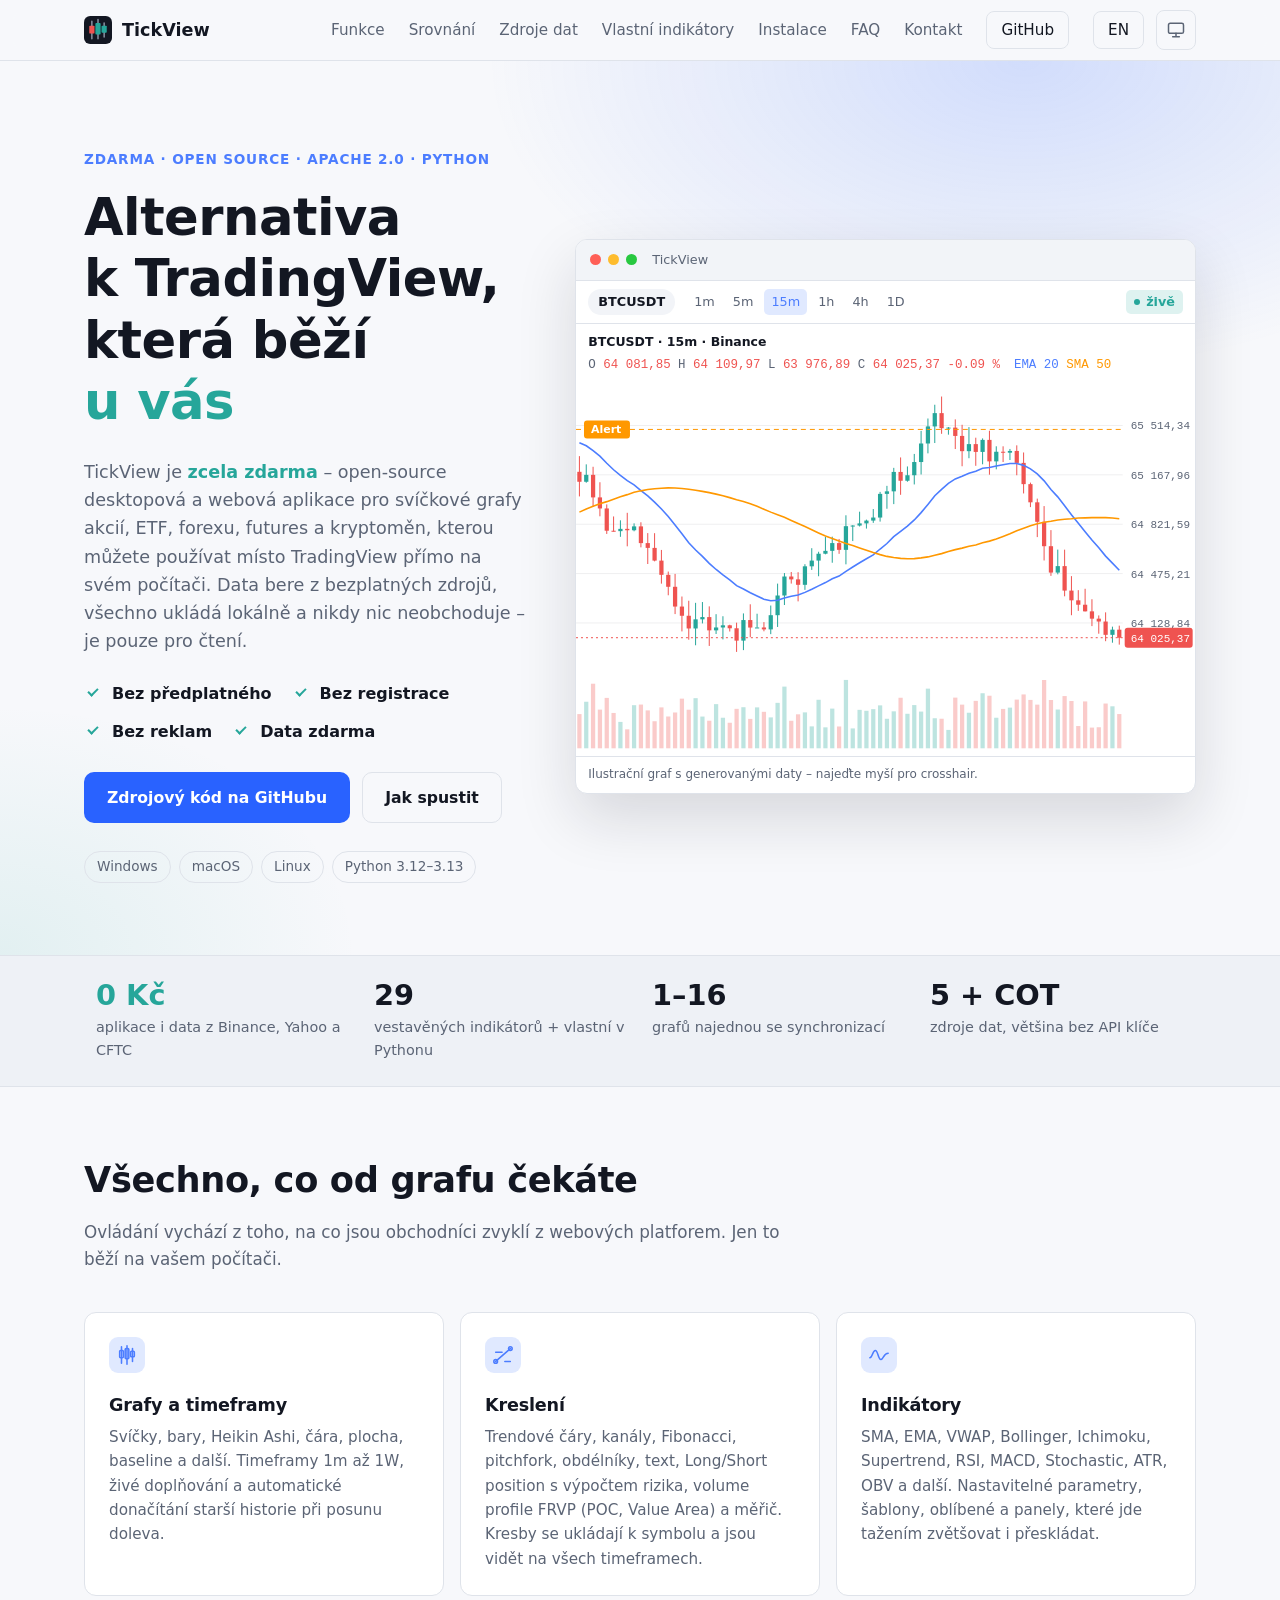
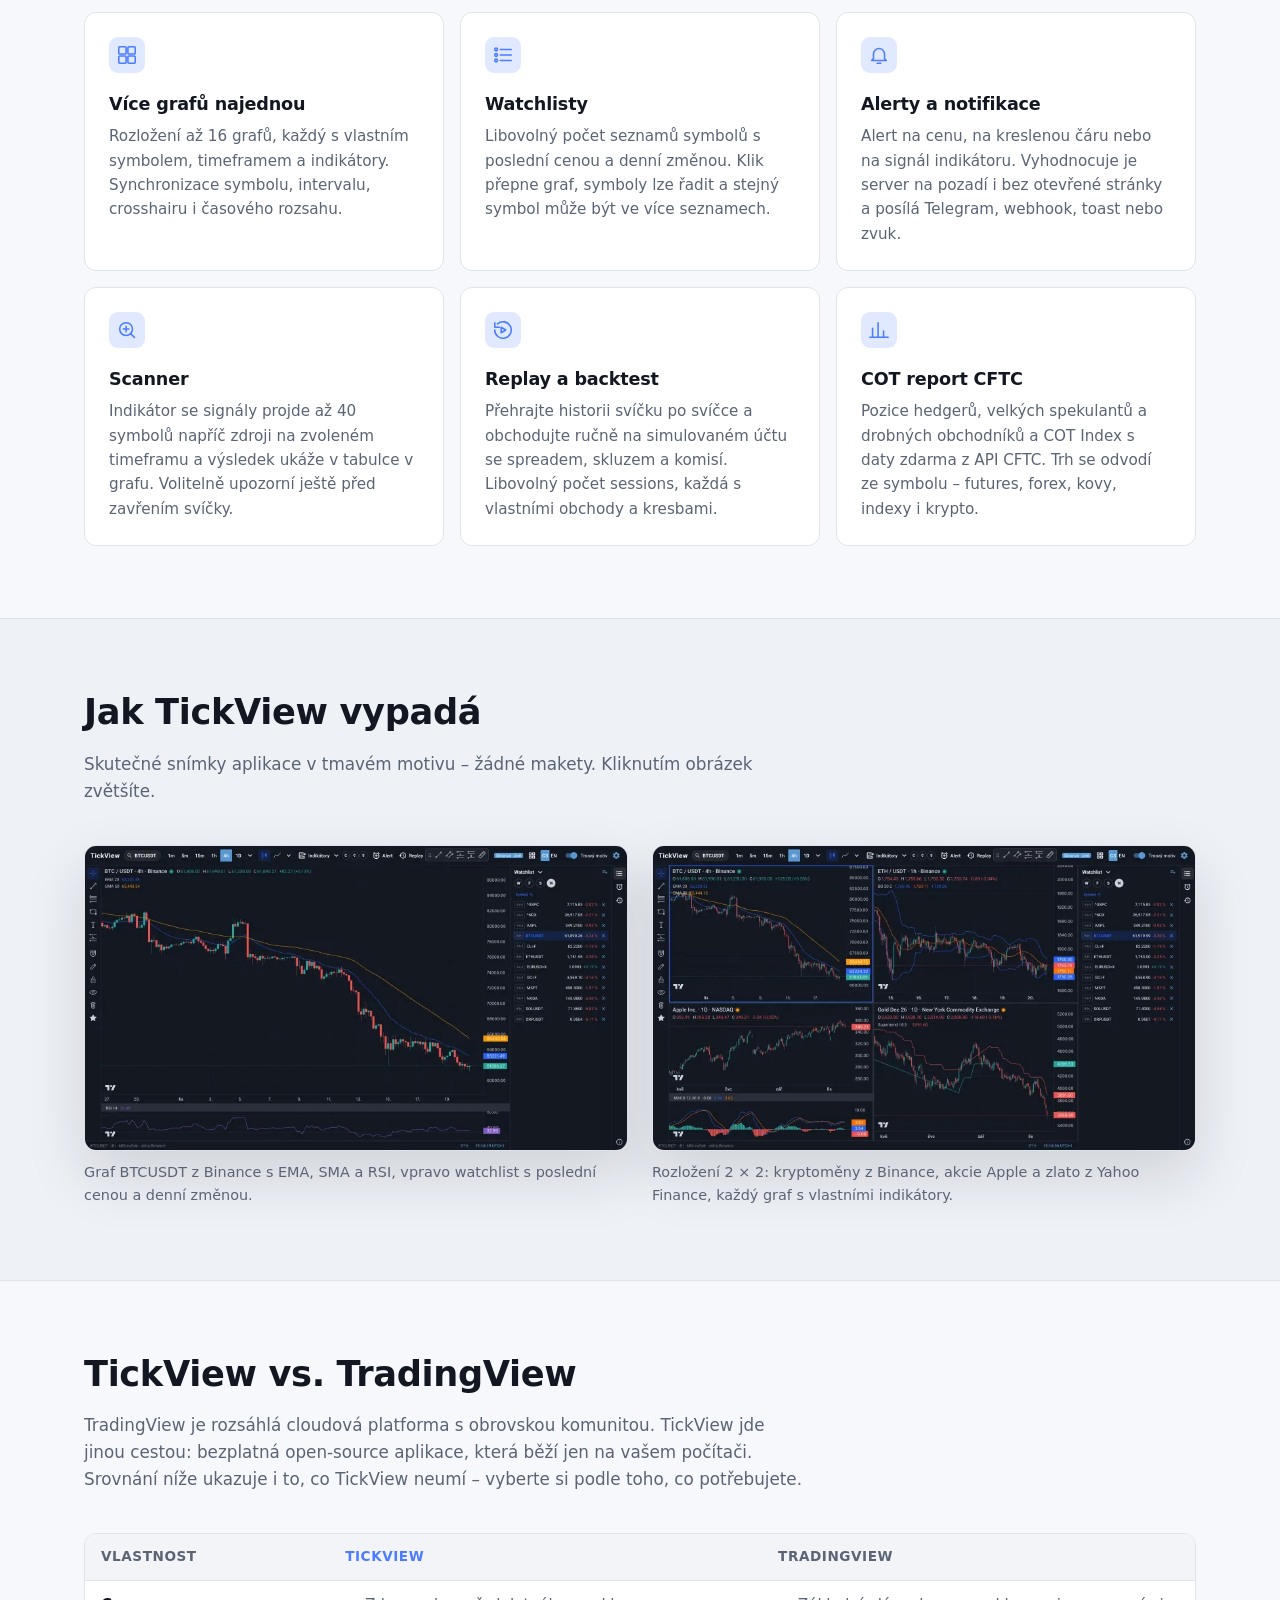
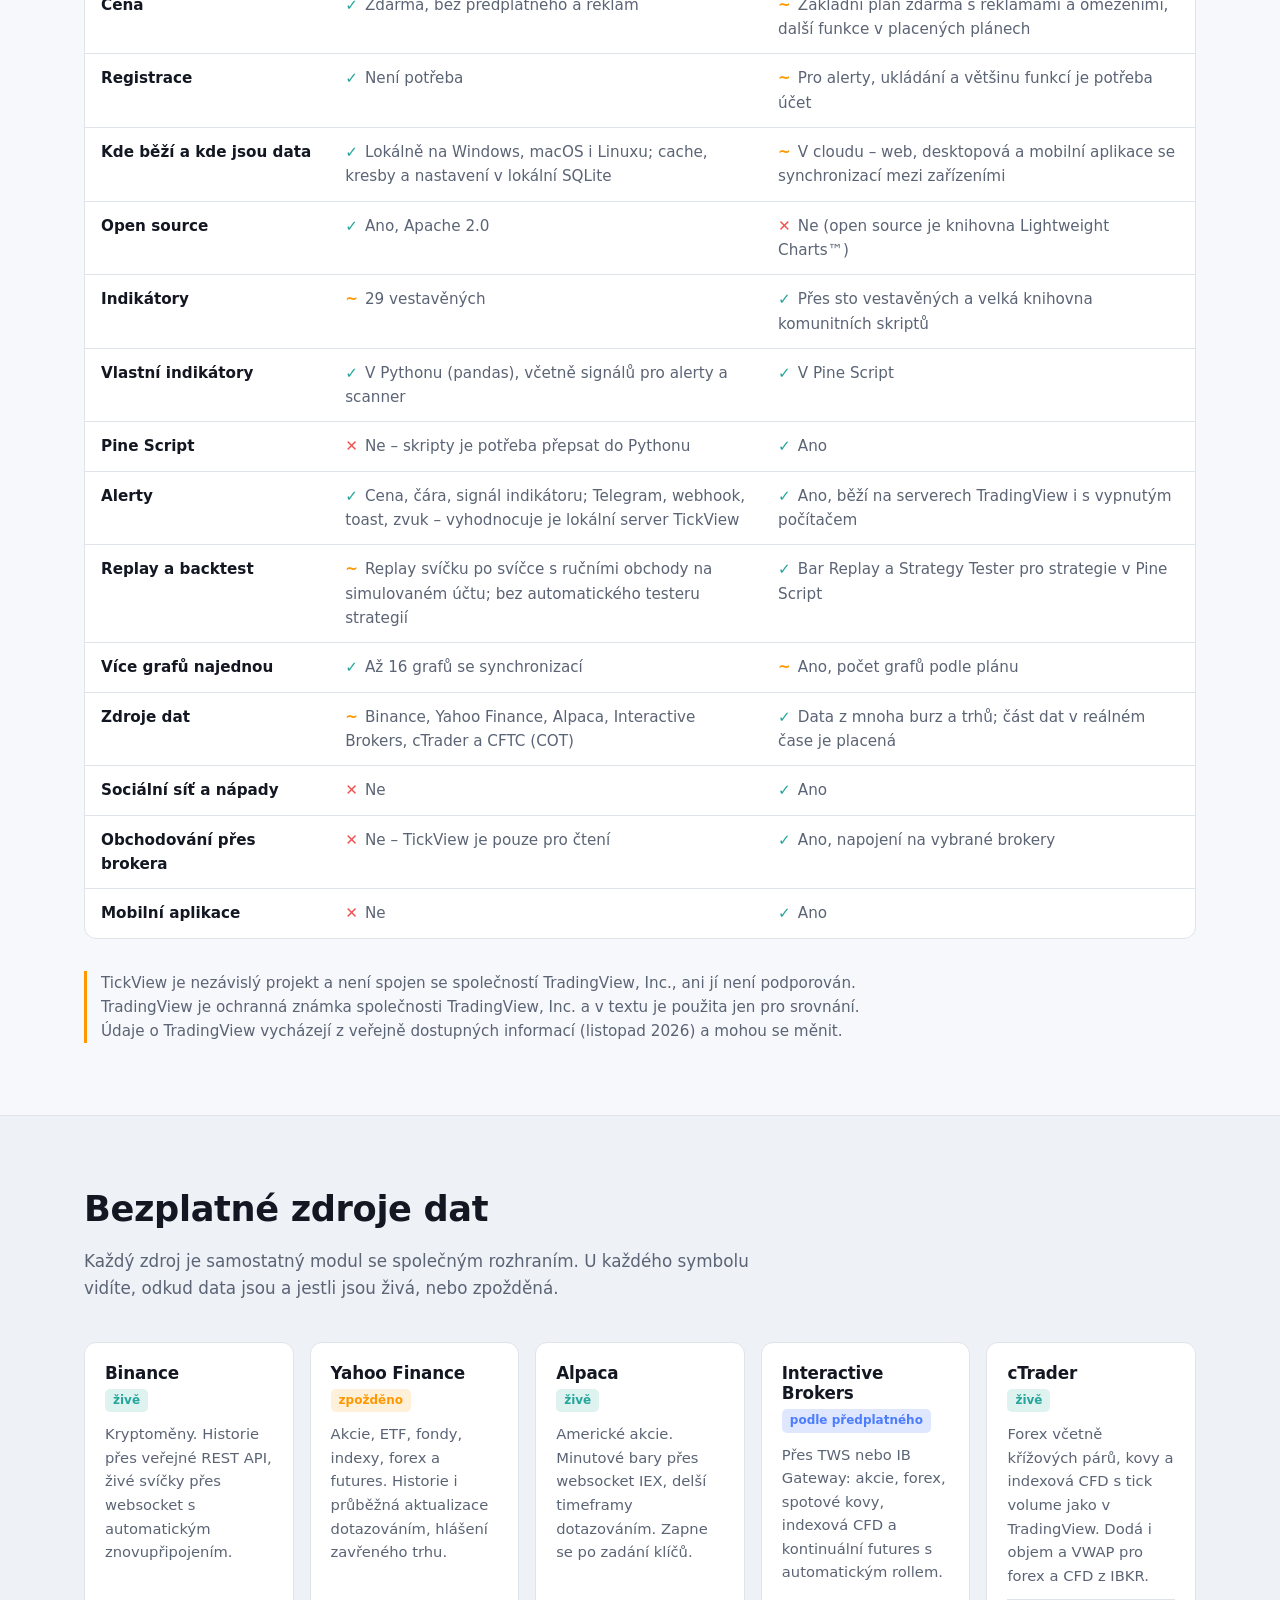
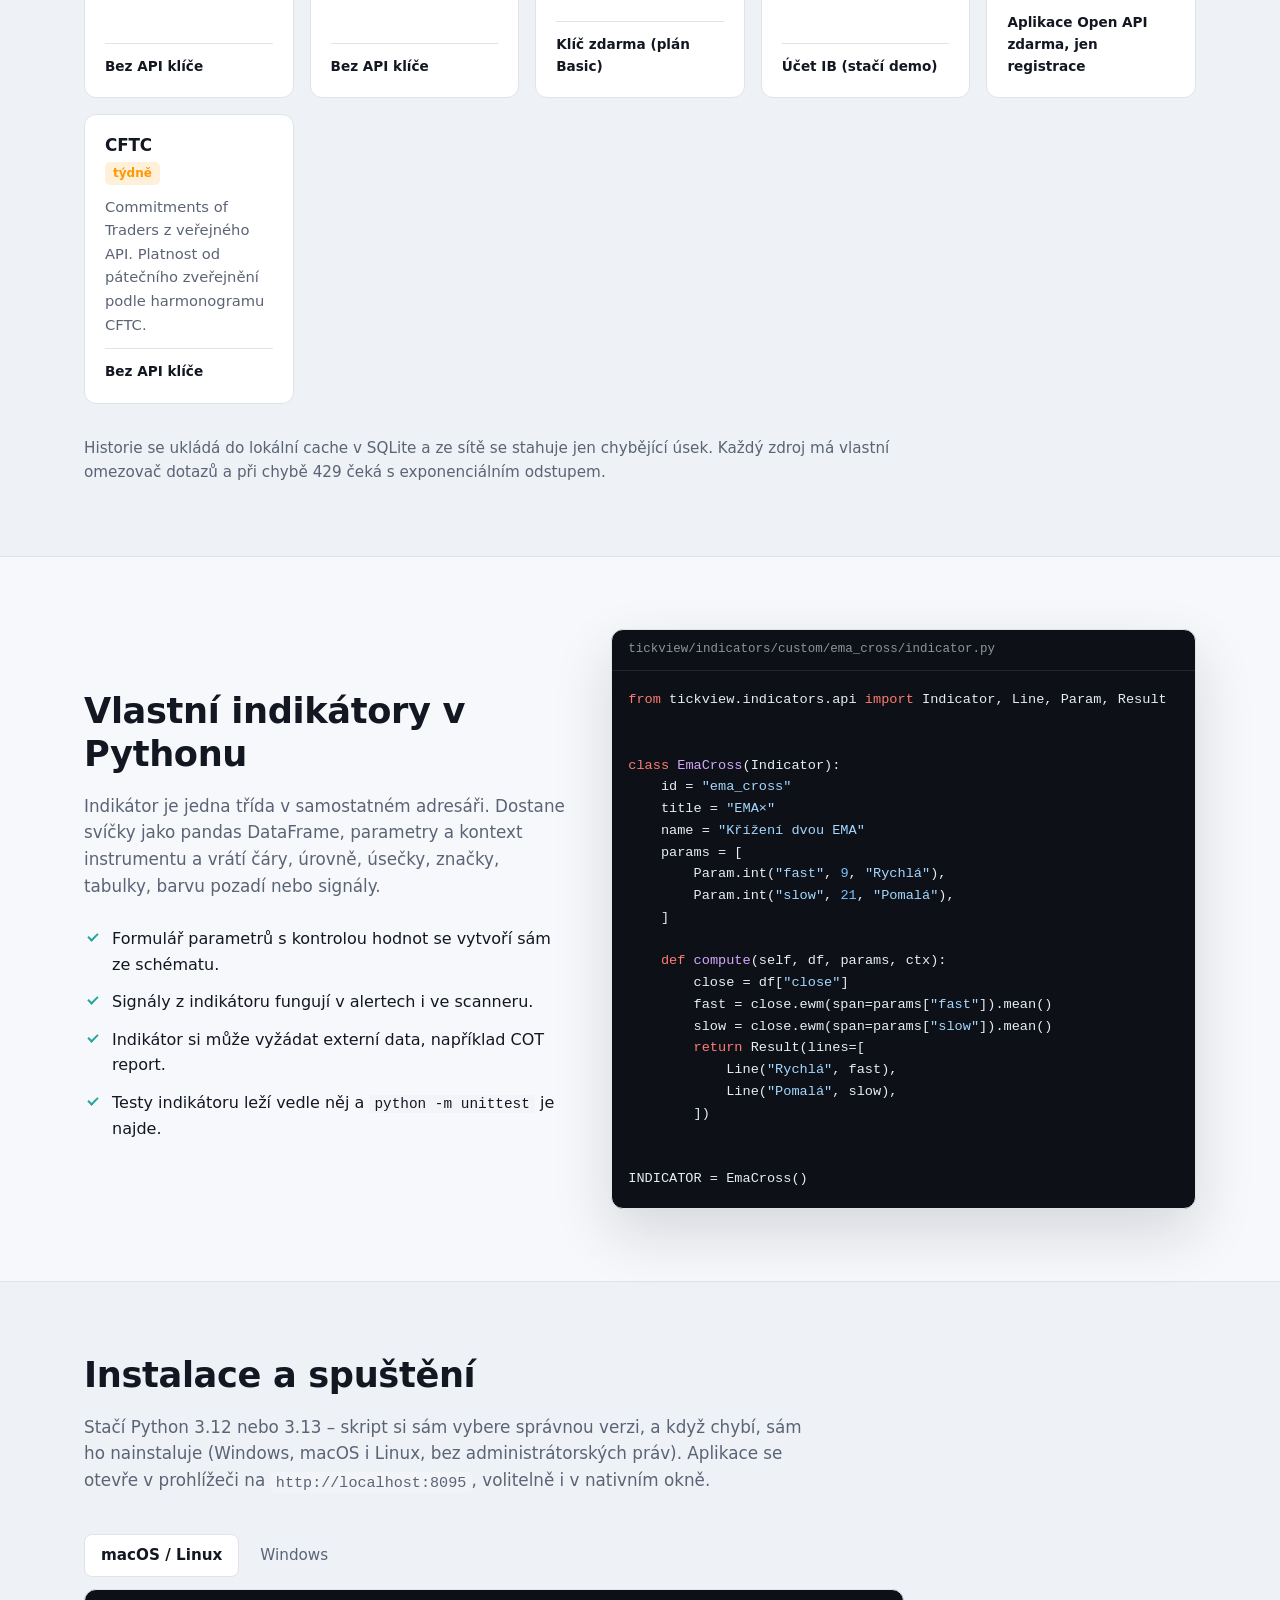
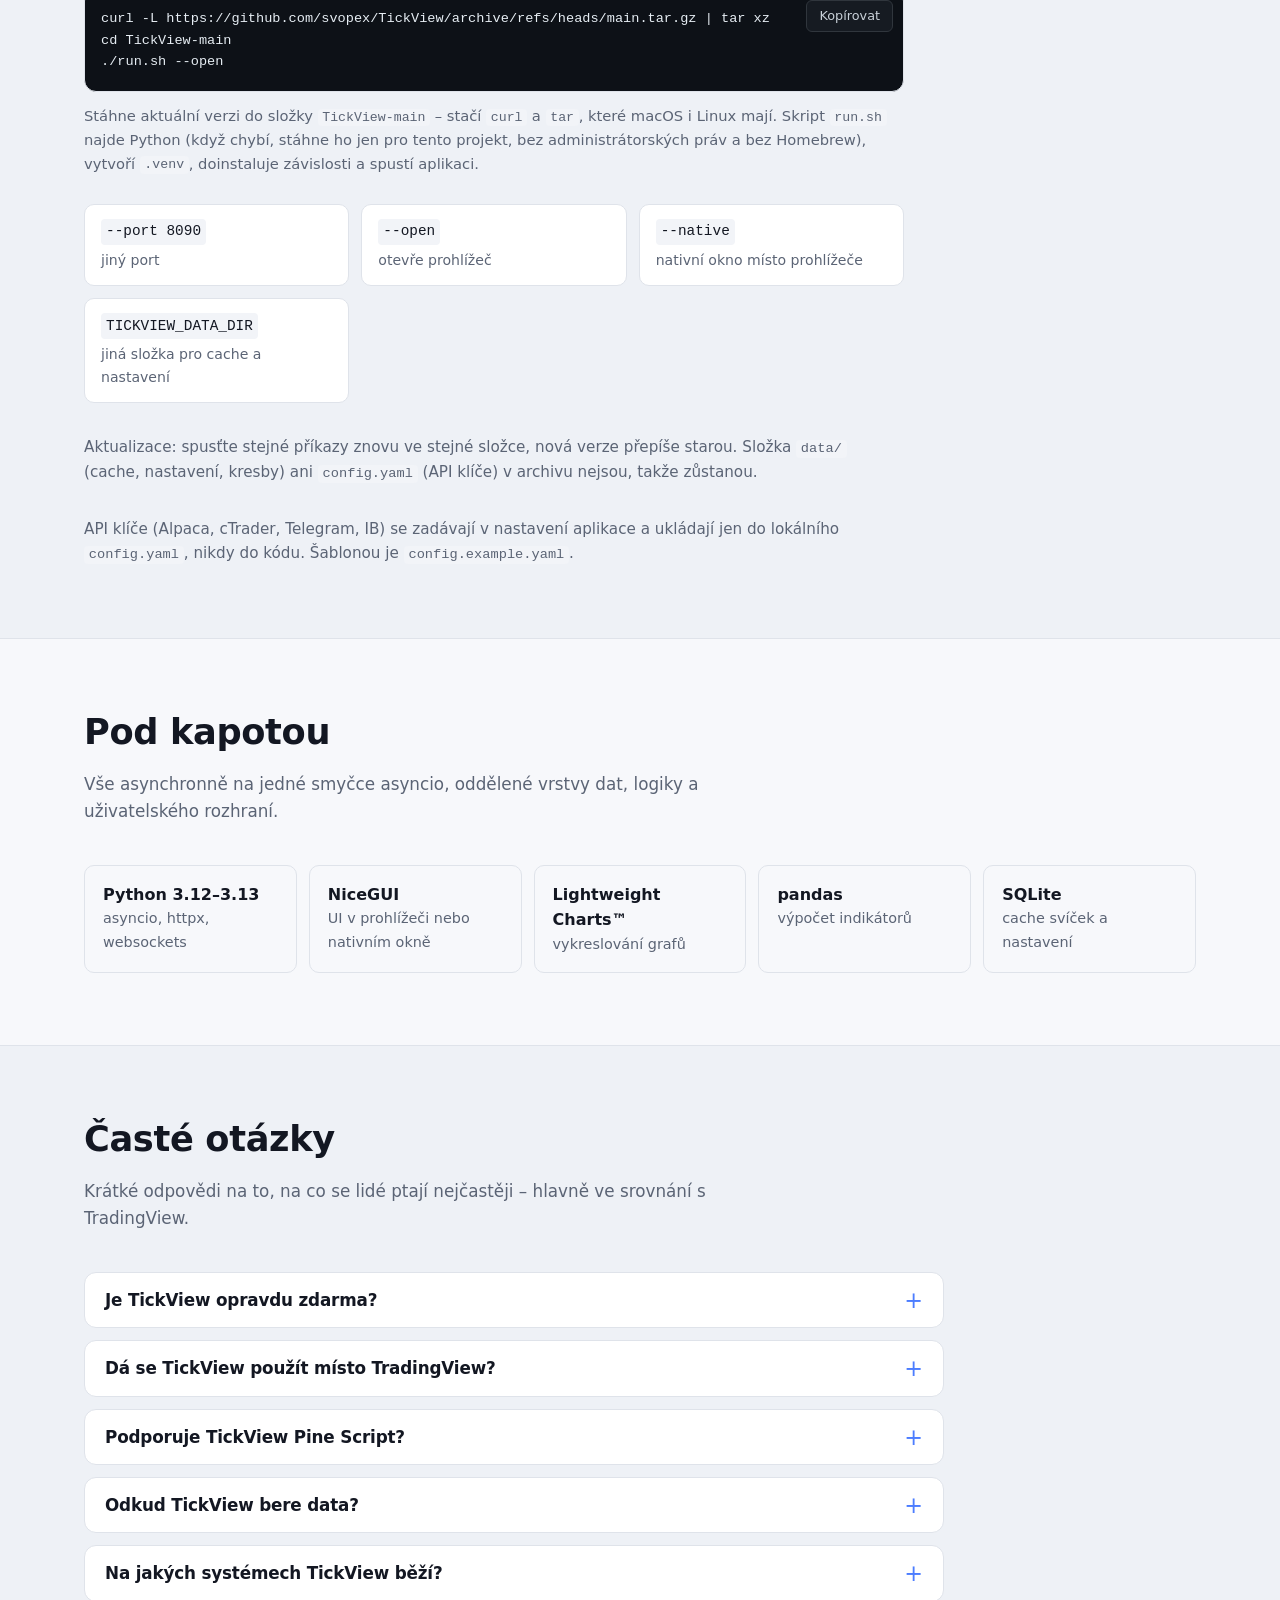
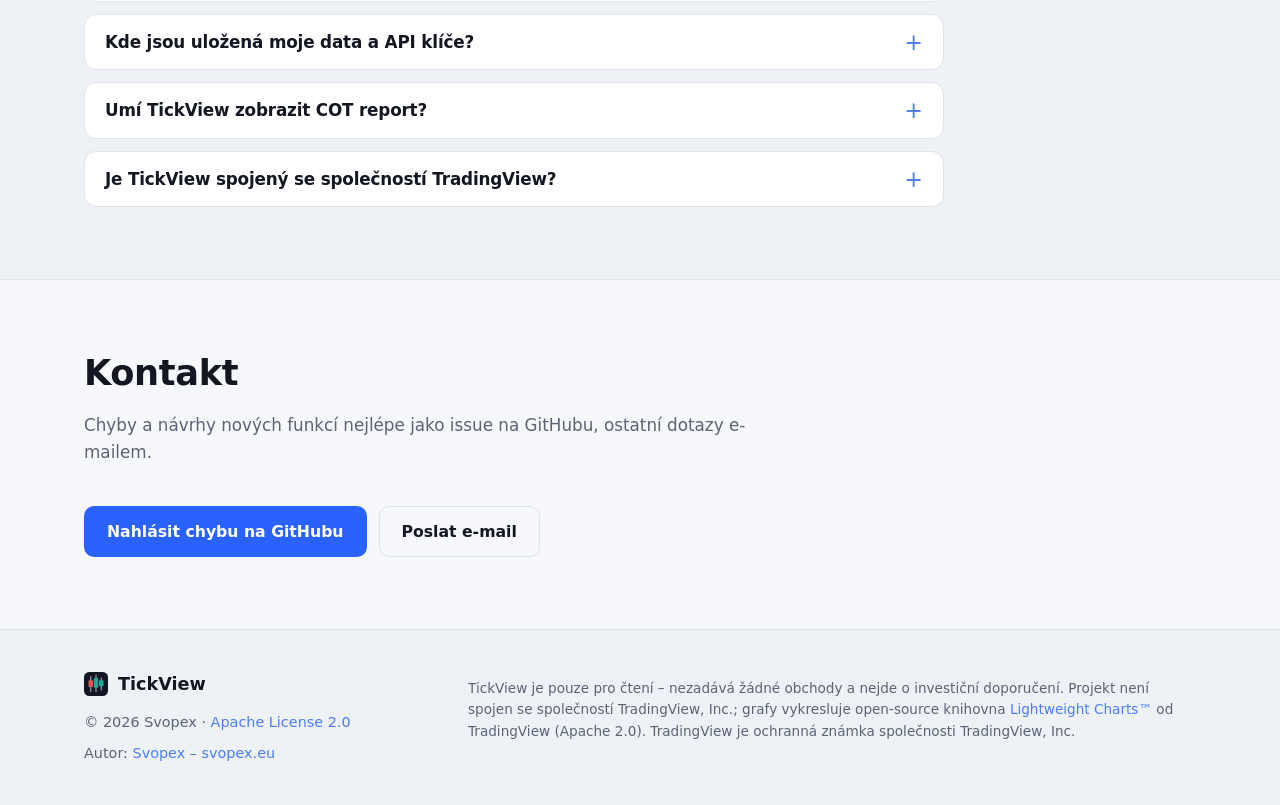
<file: index.html>
<!doctype html>
<html lang="cs">
<head>
  <meta charset="utf-8">
  <meta name="viewport" content="width=device-width, initial-scale=1">
  <title>TickView – open-source alternativa k TradingView zdarma</title>
  <meta name="description" content="Bezplatná open-source alternativa k TradingView. Grafy akcií, forexu a kryptoměn lokálně na Windows, macOS i Linuxu: indikátory v Pythonu, alerty, replay.">
  <meta name="robots" content="index, follow, max-image-preview:large">
  <meta name="author" content="Svopex">
  <meta name="theme-color" content="#0b0e14">
  <!-- Ověření vlastnictví v Google Search Console a Seznam Webmasteru (služba https://svopex.github.io/TickView/) -->
  <meta name="google-site-verification" content="mMY6GcDdPf8kwCfTuidrC0JeHQnXLa_Z_o8nWYUf0t8">
  <meta name="seznam-wmt" content="Q5gU9CwdiE5n8svmIaXEcFNPbprAATdJ">
  <!-- Náhled při sdílení (Open Graph a Twitter/X); og:image má 1200 × 630 px -->
  <meta property="og:type" content="website">
  <meta property="og:site_name" content="TickView">
  <meta property="og:url" content="https://svopex.github.io/TickView/">
  <meta property="og:title" content="TickView – open-source alternativa k TradingView zdarma">
  <meta property="og:description" content="Burzovní a krypto grafy, které běží lokálně na vašem počítači. Zdarma, bez registrace a bez reklam – indikátory v Pythonu, alerty, scanner a replay.">
  <meta property="og:locale" content="cs_CZ">
  <meta property="og:locale:alternate" content="en_US">
  <meta property="og:image" content="https://svopex.github.io/TickView/site/img/tickview-open-source-alternativa-k-tradingview-og.png">
  <meta property="og:image:type" content="image/png">
  <meta property="og:image:width" content="1200">
  <meta property="og:image:height" content="630">
  <meta property="og:image:alt" content="TickView – open-source alternativa k TradingView zdarma, ukázka svíčkového grafu BTCUSDT s indikátory">
  <meta name="twitter:card" content="summary_large_image">
  <meta name="twitter:title" content="TickView – open-source alternativa k TradingView zdarma">
  <meta name="twitter:description" content="Burzovní a krypto grafy, které běží lokálně na vašem počítači. Zdarma, bez registrace a bez reklam.">
  <meta name="twitter:image" content="https://svopex.github.io/TickView/site/img/tickview-open-source-alternativa-k-tradingview-og.png">
  <meta name="twitter:image:alt" content="TickView – open-source alternativa k TradingView zdarma, ukázka svíčkového grafu BTCUSDT s indikátory">
  <!-- Jazykové verze pro vyhledávače: čeština (výchozí) a angličtina v en/ -->
  <link rel="canonical" href="https://svopex.github.io/TickView/">
  <link rel="alternate" hreflang="cs" href="https://svopex.github.io/TickView/">
  <link rel="alternate" hreflang="en" href="https://svopex.github.io/TickView/en/">
  <link rel="alternate" hreflang="x-default" href="https://svopex.github.io/TickView/">
  <!-- Stručný popis projektu pro jazykové modely (formát llmstxt.org) -->
  <link rel="help" type="text/markdown" href="https://svopex.github.io/TickView/llms.txt" title="llms.txt">
  <link rel="icon" href="site/favicon.svg" type="image/svg+xml">
  <!-- ?v= obchází cache prohlížeče (GitHub Pages: max-age 10 min) – při změně souborů v site/ zvýšit v obou HTML.
       theme.js je záměrně bez defer: motiv se musí nastavit před vykreslením, jinak stránka problikne. -->
  <script src="site/theme.js?v=9"></script>
  <link rel="stylesheet" href="site/style.css?v=9">
  <script src="site/script.js?v=9" defer></script>
  <!-- Strukturovaná data pro vyhledávače (JSON-LD): aplikace; data, ne spustitelný skript -->
  <script type="application/ld+json">
  {
    "@context": "https://schema.org",
    "@type": "SoftwareApplication",
    "name": "TickView",
    "description": "Bezplatná open-source alternativa k TradingView: desktopová a webová aplikace v Pythonu pro svíčkové grafy akcií, ETF, forexu, futures a kryptoměn, která běží lokálně.",
    "url": "https://svopex.github.io/TickView/",
    "inLanguage": ["cs", "en"],
    "applicationCategory": "FinanceApplication",
    "applicationSubCategory": "Grafy a technická analýza",
    "operatingSystem": "Windows, macOS, Linux",
    "softwareVersion": "0.1.0",
    "softwareRequirements": "Python 3.12 nebo 3.13",
    "downloadUrl": "https://github.com/svopex/TickView/archive/refs/heads/main.zip",
    "installUrl": "https://svopex.github.io/TickView/#instalace",
    "codeRepository": "https://github.com/svopex/TickView",
    "license": "https://www.apache.org/licenses/LICENSE-2.0",
    "isAccessibleForFree": true,
    "offers": {
      "@type": "Offer",
      "price": "0",
      "priceCurrency": "CZK"
    },
    "image": "https://svopex.github.io/TickView/site/img/tickview-open-source-alternativa-k-tradingview-og.png",
    "screenshot": [
      "https://svopex.github.io/TickView/site/img/tickview-alternativa-k-tradingview-graf-btcusdt.webp",
      "https://svopex.github.io/TickView/site/img/tickview-alternativa-k-tradingview-4-grafy.webp"
    ],
    "featureList": [
      "Svíčkové grafy akcií, ETF, forexu, futures a kryptoměn",
      "29 vestavěných indikátorů a vlastní indikátory v Pythonu",
      "Kreslicí nástroje",
      "Alerty přes Telegram a webhook",
      "Scanner až 40 symbolů",
      "Replay a backtest ručních obchodů",
      "Až 16 grafů najednou",
      "COT report CFTC"
    ],
    "author": {
      "@type": "Person",
      "name": "Svopex",
      "url": "https://svopex.eu"
    }
  }
  </script>
  <!-- Strukturovaná data FAQ: otázky a odpovědi musí odpovídat sekci #faq na stránce -->
  <script type="application/ld+json">
  {
    "@context": "https://schema.org",
    "@type": "FAQPage",
    "mainEntity": [
      {
        "@type": "Question",
        "name": "Je TickView opravdu zdarma?",
        "acceptedAnswer": {
          "@type": "Answer",
          "text": "Ano. TickView je open source pod licencí Apache 2.0 a nemá předplatné, registraci ani reklamy. Data z Binance, Yahoo Finance a CFTC jsou zdarma bez API klíče, Alpaca nabízí bezplatný klíč (plán Basic) a cTrader bezplatnou aplikaci Open API po pouhé registraci (účet u brokera není potřeba). Pro Interactive Brokers potřebujete účet u IB (stačí demo) a rozsah dat závisí na vašem předplatném."
        }
      },
      {
        "@type": "Question",
        "name": "Dá se TickView použít místo TradingView?",
        "acceptedAnswer": {
          "@type": "Answer",
          "text": "Pro technickou analýzu na vlastním počítači ano: svíčkové grafy, 29 vestavěných indikátorů, kreslení, watchlisty, alerty, scanner, replay a až 16 grafů najednou. TradingView ale nenahradí, pokud potřebujete Pine Script, mobilní aplikaci, synchronizaci v cloudu, sociální síť s nápady nebo obchodování přes brokera přímo z grafu."
        }
      },
      {
        "@type": "Question",
        "name": "Podporuje TickView Pine Script?",
        "acceptedAnswer": {
          "@type": "Answer",
          "text": "Ne. Vlastní indikátory se v TickView píší v Pythonu: jedna třída dostane svíčky jako pandas DataFrame a vrátí čáry, značky, tabulky nebo signály. Skripty v Pine Script je potřeba do Pythonu přepsat."
        }
      },
      {
        "@type": "Question",
        "name": "Odkud TickView bere data?",
        "acceptedAnswer": {
          "@type": "Answer",
          "text": "Z Binance (kryptoměny, živě), Yahoo Finance (akcie, ETF, indexy, forex a futures, zpožděně), Alpaca (americké akcie, živě po zadání klíče), Interactive Brokers přes TWS nebo IB Gateway, cTrader (forex, kovy a CFD s tick volume, živě) a z veřejného API CFTC pro COT report. Historie se ukládá do lokální cache v SQLite."
        }
      },
      {
        "@type": "Question",
        "name": "Na jakých systémech TickView běží?",
        "acceptedAnswer": {
          "@type": "Answer",
          "text": "Na Windows, macOS i Linuxu s Pythonem 3.12 nebo 3.13. Spouštěcí skript si připraví prostředí sám a Python v případě potřeby i nainstaluje. Aplikace se otevře v prohlížeči na localhost, volitelně v nativním okně."
        }
      },
      {
        "@type": "Question",
        "name": "Kde jsou uložená moje data a API klíče?",
        "acceptedAnswer": {
          "@type": "Answer",
          "text": "Jen na vašem počítači. Cache svíček, nastavení, kresby a watchlisty jsou v lokální databázi SQLite, API klíče v souboru config.yaml. TickView nemá žádný účet ani vlastní server; připojuje se jen ke zvoleným zdrojům dat a k Telegramu nebo webhooku, pokud si je nastavíte pro alerty."
        }
      },
      {
        "@type": "Question",
        "name": "Umí TickView zobrazit COT report?",
        "acceptedAnswer": {
          "@type": "Answer",
          "text": "Ano. Indikátory COT ukazují pozice hedgerů, velkých spekulantů a drobných obchodníků i COT Index s daty zdarma z API CFTC. Trh se odvodí ze symbolu – futures, forex, kovy, indexy i kryptoměny."
        }
      },
      {
        "@type": "Question",
        "name": "Je TickView spojený se společností TradingView?",
        "acceptedAnswer": {
          "@type": "Answer",
          "text": "Ne. TickView je nezávislý open-source projekt a není spojen se společností TradingView, Inc. Grafy vykresluje open-source knihovna Lightweight Charts™ od TradingView pod licencí Apache 2.0. TradingView je ochranná známka společnosti TradingView, Inc."
        }
      }
    ]
  }
  </script>
</head>
<body>

  <!-- Horní navigace -->
  <header class="site-header">
    <div class="container header-inner">
      <a class="brand" href="#top" aria-label="TickView – na začátek stránky">
        <img src="site/favicon.svg" alt="" width="28" height="28">
        <span>TickView</span>
      </a>
      <button class="nav-toggle" type="button" aria-expanded="false" aria-controls="site-nav" aria-label="Otevřít menu">
        <span></span><span></span><span></span>
      </button>
      <nav id="site-nav" class="site-nav">
        <a href="#funkce">Funkce</a>
        <a href="#srovnani">Srovnání</a>
        <a href="#zdroje">Zdroje dat</a>
        <a href="#indikatory">Vlastní indikátory</a>
        <a href="#instalace">Instalace</a>
        <a href="#faq">FAQ</a>
        <a href="#kontakt">Kontakt</a>
        <a class="nav-github" href="https://github.com/svopex/TickView" target="_blank" rel="noopener">GitHub</a>
        <!-- Přepínač jazyka: odkaz na anglickou verzi -->
        <a class="nav-lang" href="en/" hreflang="en" lang="en" aria-label="English version" title="English version">EN</a>
      </nav>
      <!-- Přepínač motivu: podle prohlížeče / světlý / tmavý (site/theme.js) -->
      <button class="theme-toggle" type="button" data-mode="auto" aria-label="Motiv: podle prohlížeče (klik přepne)" title="Motiv: podle prohlížeče (klik přepne)">
        <svg class="theme-icon theme-icon-auto" viewBox="0 0 24 24" aria-hidden="true"><rect x="3" y="4" width="18" height="12" rx="2"/><path d="M8 20h8M12 16v4"/></svg>
        <svg class="theme-icon theme-icon-light" viewBox="0 0 24 24" aria-hidden="true"><circle cx="12" cy="12" r="4"/><path d="M12 2v2M12 20v2M4.9 4.9l1.4 1.4M17.7 17.7l1.4 1.4M2 12h2M20 12h2M4.9 19.1l1.4-1.4M17.7 6.3l1.4-1.4"/></svg>
        <svg class="theme-icon theme-icon-dark" viewBox="0 0 24 24" aria-hidden="true"><path d="M20 14.5A8 8 0 1 1 9.5 4a6.5 6.5 0 0 0 10.5 10.5z"/></svg>
      </button>
    </div>
  </header>

  <main id="top">

    <!-- Úvodní sekce s ukázkovým grafem -->
    <section class="hero">
      <div class="container hero-inner">
        <div class="hero-copy">
          <p class="eyebrow">Zdarma · Open source · Apache 2.0 · Python</p>
          <h1>Alternativa k&nbsp;TradingView, která běží <span class="accent">u&nbsp;vás</span></h1>
          <p class="lead">
            TickView je <strong class="accent">zcela zdarma</strong> – open-source desktopová
            a webová aplikace pro svíčkové grafy akcií, ETF, forexu, futures a kryptoměn,
            kterou můžete používat místo TradingView přímo na svém počítači.
            Data bere z bezplatných zdrojů, všechno ukládá lokálně a nikdy nic
            neobchoduje – je pouze pro čtení.
          </p>
          <!-- Zdůraznění, že aplikace nic nestojí -->
          <ul class="check-list free-list" aria-label="Co TickView nevyžaduje">
            <li>Bez předplatného</li>
            <li>Bez registrace</li>
            <li>Bez reklam</li>
            <li>Data zdarma</li>
          </ul>
          <div class="hero-actions">
            <a class="btn btn-primary" href="https://github.com/svopex/TickView" target="_blank" rel="noopener">Zdrojový kód na GitHubu</a>
            <a class="btn btn-ghost" href="#instalace">Jak spustit</a>
          </div>
          <ul class="pill-list" aria-label="Podporované platformy">
            <li>Windows</li>
            <li>macOS</li>
            <li>Linux</li>
            <li>Python 3.12–3.13</li>
          </ul>
        </div>

        <figure class="hero-window">
          <div class="window-bar">
            <span class="dot dot-red"></span><span class="dot dot-yellow"></span><span class="dot dot-green"></span>
            <span class="window-title">TickView</span>
          </div>
          <div class="window-toolbar">
            <span class="symbol-pill">BTCUSDT</span>
            <span class="tf-list"><span class="tf">1m</span><span class="tf">5m</span><span class="tf tf-active">15m</span><span class="tf">1h</span><span class="tf">4h</span><span class="tf">1D</span></span>
            <span class="live-tag">živě</span>
          </div>
          <div class="chart-legend">
            <strong>BTCUSDT · 15m · Binance</strong>
            <span class="legend-values" id="legend-values">O <span data-field="open"></span> H <span data-field="high"></span> L <span data-field="low"></span> C <span data-field="close"></span> <span data-field="change"></span></span>
            <span><span class="ma-fast">EMA 20</span> <span class="ma-slow">SMA 50</span></span>
          </div>
          <div class="hero-chart" id="hero-chart"></div>
          <figcaption>Ilustrační graf s generovanými daty – najeďte myší pro crosshair.</figcaption>
        </figure>
      </div>
    </section>

    <!-- Pás s klíčovými čísly -->
    <section class="stats" aria-label="TickView v číslech">
      <div class="container stats-grid">
        <div class="stat"><strong class="accent">0 Kč</strong><span>aplikace i data z Binance, Yahoo a CFTC</span></div>
        <div class="stat"><strong>29</strong><span>vestavěných indikátorů + vlastní v Pythonu</span></div>
        <div class="stat"><strong>1–16</strong><span>grafů najednou se synchronizací</span></div>
        <div class="stat"><strong>5 + COT</strong><span>zdroje dat, většina bez API klíče</span></div>
      </div>
    </section>

    <!-- Přehled funkcí -->
    <section id="funkce" class="section">
      <div class="container">
        <header class="section-head">
          <h2>Všechno, co od grafu čekáte</h2>
          <p>Ovládání vychází z toho, na co jsou obchodníci zvyklí z webových platforem. Jen to běží na vašem počítači.</p>
        </header>

        <div class="feature-grid">
          <article class="feature">
            <svg class="icon" viewBox="0 0 24 24" aria-hidden="true"><path d="M6 3v18M12 2v20M18 5v14"/><rect x="4" y="7" width="4" height="8" rx="1"/><rect x="10" y="5" width="4" height="11" rx="1"/><rect x="16" y="8" width="4" height="6" rx="1"/></svg>
            <h3>Grafy a timeframy</h3>
            <p>Svíčky, bary, Heikin Ashi, čára, plocha, baseline a další. Timeframy 1m až 1W, živé doplňování a automatické donačítání starší historie při posunu doleva.</p>
          </article>
          <article class="feature">
            <svg class="icon" viewBox="0 0 24 24" aria-hidden="true"><path d="M4 19 20 5"/><circle cx="4" cy="19" r="2"/><circle cx="20" cy="5" r="2"/><path d="M4 9h7M14 19h6"/></svg>
            <h3>Kreslení</h3>
            <p>Trendové čáry, kanály, Fibonacci, pitchfork, obdélníky, text, Long/Short position s výpočtem rizika, volume profile FRVP (POC, Value Area) a měřič. Kresby se ukládají k symbolu a jsou vidět na všech timeframech.</p>
          </article>
          <article class="feature">
            <svg class="icon" viewBox="0 0 24 24" aria-hidden="true"><path d="M2 15c3 0 3-8 6-8s3 10 6 10 3-7 8-7"/></svg>
            <h3>Indikátory</h3>
            <p>SMA, EMA, VWAP, Bollinger, Ichimoku, Supertrend, RSI, MACD, Stochastic, ATR, OBV a další. Nastavitelné parametry, šablony, oblíbené a panely, které jde tažením zvětšovat i přeskládat.</p>
          </article>
          <article class="feature">
            <svg class="icon" viewBox="0 0 24 24" aria-hidden="true"><rect x="3" y="3" width="8" height="8" rx="1"/><rect x="13" y="3" width="8" height="8" rx="1"/><rect x="3" y="13" width="8" height="8" rx="1"/><rect x="13" y="13" width="8" height="8" rx="1"/></svg>
            <h3>Více grafů najednou</h3>
            <p>Rozložení až 16 grafů, každý s vlastním symbolem, timeframem a indikátory. Synchronizace symbolu, intervalu, crosshairu i časového rozsahu.</p>
          </article>
          <article class="feature">
            <svg class="icon" viewBox="0 0 24 24" aria-hidden="true"><path d="M9 6h12M9 12h12M9 18h12"/><circle cx="4.5" cy="6" r="1.5"/><circle cx="4.5" cy="12" r="1.5"/><circle cx="4.5" cy="18" r="1.5"/></svg>
            <h3>Watchlisty</h3>
            <p>Libovolný počet seznamů symbolů s poslední cenou a denní změnou. Klik přepne graf, symboly lze řadit a stejný symbol může být ve více seznamech.</p>
          </article>
          <article class="feature">
            <svg class="icon" viewBox="0 0 24 24" aria-hidden="true"><path d="M6 16v-5a6 6 0 0 1 12 0v5l2 2H4z"/><path d="M10 21h4"/></svg>
            <h3>Alerty a notifikace</h3>
            <p>Alert na cenu, na kreslenou čáru nebo na signál indikátoru. Vyhodnocuje je server na pozadí i bez otevřené stránky a posílá Telegram, webhook, toast nebo zvuk.</p>
          </article>
          <article class="feature">
            <svg class="icon" viewBox="0 0 24 24" aria-hidden="true"><circle cx="11" cy="11" r="7"/><path d="m20 20-4-4"/><path d="M8 11h6M11 8v6"/></svg>
            <h3>Scanner</h3>
            <p>Indikátor se signály projde až 40 symbolů napříč zdroji na zvoleném timeframu a výsledek ukáže v tabulce v grafu. Volitelně upozorní ještě před zavřením svíčky.</p>
          </article>
          <article class="feature">
            <svg class="icon" viewBox="0 0 24 24" aria-hidden="true"><path d="M3 12a9 9 0 1 0 3-6.7"/><path d="M3 4v5h5"/><path d="m10 9 5 3-5 3z"/></svg>
            <h3>Replay a backtest</h3>
            <p>Přehrajte historii svíčku po svíčce a obchodujte ručně na simulovaném účtu se spreadem, skluzem a komisí. Libovolný počet sessions, každá s vlastními obchody a kresbami.</p>
          </article>
          <article class="feature">
            <svg class="icon" viewBox="0 0 24 24" aria-hidden="true"><path d="M5 20V10M11 20V4M17 20v-7M2 20h20"/></svg>
            <h3>COT report CFTC</h3>
            <p>Pozice hedgerů, velkých spekulantů a drobných obchodníků a COT Index s daty zdarma z API CFTC. Trh se odvodí ze symbolu – futures, forex, kovy, indexy i krypto.</p>
          </article>
        </div>
      </div>
    </section>

    <!-- Skutečné snímky aplikace (WebP 1600 × 900); jsou pod ohybem stránky, proto loading="lazy" -->
    <section id="ukazka" class="section section-alt">
      <div class="container">
        <header class="section-head">
          <h2>Jak TickView vypadá</h2>
          <p>Skutečné snímky aplikace v tmavém motivu – žádné makety. Kliknutím obrázek zvětšíte.</p>
        </header>
        <div class="screenshot-grid">
          <figure class="screenshot">
            <a href="site/img/tickview-alternativa-k-tradingview-graf-btcusdt.webp">
              <img src="site/img/tickview-alternativa-k-tradingview-graf-btcusdt.webp" srcset="site/img/tickview-alternativa-k-tradingview-graf-btcusdt-800.webp 800w, site/img/tickview-alternativa-k-tradingview-graf-btcusdt.webp 1600w" sizes="(min-width: 900px) 560px, 100vw" width="1600" height="900" loading="lazy" decoding="async"
                   alt="TickView: svíčkový graf BTCUSDT 4h z Binance s indikátory EMA 20, SMA 50 a RSI a watchlistem akcií, indexů a kryptoměn">
            </a>
            <figcaption>Graf BTCUSDT z Binance s EMA, SMA a RSI, vpravo watchlist s poslední cenou a denní změnou.</figcaption>
          </figure>
          <figure class="screenshot">
            <a href="site/img/tickview-alternativa-k-tradingview-4-grafy.webp">
              <img src="site/img/tickview-alternativa-k-tradingview-4-grafy.webp" srcset="site/img/tickview-alternativa-k-tradingview-4-grafy-800.webp 800w, site/img/tickview-alternativa-k-tradingview-4-grafy.webp 1600w" sizes="(min-width: 900px) 560px, 100vw" width="1600" height="900" loading="lazy" decoding="async"
                   alt="TickView: rozložení čtyř grafů – BTCUSDT s klouzavými průměry, ETHUSDT s Bollingerovými pásmy, akcie Apple s MACD a zlato se Supertrendem">
            </a>
            <figcaption>Rozložení 2 × 2: kryptoměny z Binance, akcie Apple a zlato z Yahoo Finance, každý graf s vlastními indikátory.</figcaption>
          </figure>
        </div>
      </div>
    </section>

    <!-- Férové srovnání s TradingView: název používáme jen popisně, včetně toho, co TickView nemá.
         Třídy cmp-yes / cmp-no / cmp-partial přidávají před text značku ✓ / ✕ / ~ (site/style.css). -->
    <section id="srovnani" class="section">
      <div class="container">
        <header class="section-head">
          <h2>TickView vs. TradingView</h2>
          <p>
            TradingView je rozsáhlá cloudová platforma s obrovskou komunitou. TickView jde jinou cestou:
            bezplatná open-source aplikace, která běží jen na vašem počítači. Srovnání níže ukazuje i to,
            co TickView neumí – vyberte si podle toho, co potřebujete.
          </p>
        </header>

        <div class="table-wrap">
          <table class="compare-table">
            <caption class="visually-hidden">Srovnání funkcí TickView a TradingView</caption>
            <thead>
              <tr>
                <th scope="col">Vlastnost</th>
                <th scope="col">TickView</th>
                <th scope="col">TradingView</th>
              </tr>
            </thead>
            <tbody>
              <tr>
                <th scope="row">Cena</th>
                <td class="cmp-yes">Zdarma, bez předplatného a reklam</td>
                <td class="cmp-partial">Základní plán zdarma s reklamami a omezeními, další funkce v placených plánech</td>
              </tr>
              <tr>
                <th scope="row">Registrace</th>
                <td class="cmp-yes">Není potřeba</td>
                <td class="cmp-partial">Pro alerty, ukládání a většinu funkcí je potřeba účet</td>
              </tr>
              <tr>
                <th scope="row">Kde běží a kde jsou data</th>
                <td class="cmp-yes">Lokálně na Windows, macOS i Linuxu; cache, kresby a nastavení v lokální SQLite</td>
                <td class="cmp-partial">V cloudu – web, desktopová a mobilní aplikace se synchronizací mezi zařízeními</td>
              </tr>
              <tr>
                <th scope="row">Open source</th>
                <td class="cmp-yes">Ano, Apache 2.0</td>
                <td class="cmp-no">Ne (open source je knihovna Lightweight Charts™)</td>
              </tr>
              <tr>
                <th scope="row">Indikátory</th>
                <td class="cmp-partial">29 vestavěných</td>
                <td class="cmp-yes">Přes sto vestavěných a velká knihovna komunitních skriptů</td>
              </tr>
              <tr>
                <th scope="row">Vlastní indikátory</th>
                <td class="cmp-yes">V Pythonu (pandas), včetně signálů pro alerty a scanner</td>
                <td class="cmp-yes">V Pine Script</td>
              </tr>
              <tr>
                <th scope="row">Pine Script</th>
                <td class="cmp-no">Ne – skripty je potřeba přepsat do Pythonu</td>
                <td class="cmp-yes">Ano</td>
              </tr>
              <tr>
                <th scope="row">Alerty</th>
                <td class="cmp-yes">Cena, čára, signál indikátoru; Telegram, webhook, toast, zvuk – vyhodnocuje je lokální server TickView</td>
                <td class="cmp-yes">Ano, běží na serverech TradingView i s vypnutým počítačem</td>
              </tr>
              <tr>
                <th scope="row">Replay a backtest</th>
                <td class="cmp-partial">Replay svíčku po svíčce s ručními obchody na simulovaném účtu; bez automatického testeru strategií</td>
                <td class="cmp-yes">Bar Replay a Strategy Tester pro strategie v Pine Script</td>
              </tr>
              <tr>
                <th scope="row">Více grafů najednou</th>
                <td class="cmp-yes">Až 16 grafů se synchronizací</td>
                <td class="cmp-partial">Ano, počet grafů podle plánu</td>
              </tr>
              <tr>
                <th scope="row">Zdroje dat</th>
                <td class="cmp-partial">Binance, Yahoo Finance, Alpaca, Interactive Brokers, cTrader a CFTC (COT)</td>
                <td class="cmp-yes">Data z mnoha burz a trhů; část dat v reálném čase je placená</td>
              </tr>
              <tr>
                <th scope="row">Sociální síť a nápady</th>
                <td class="cmp-no">Ne</td>
                <td class="cmp-yes">Ano</td>
              </tr>
              <tr>
                <th scope="row">Obchodování přes brokera</th>
                <td class="cmp-no">Ne – TickView je pouze pro čtení</td>
                <td class="cmp-yes">Ano, napojení na vybrané brokery</td>
              </tr>
              <tr>
                <th scope="row">Mobilní aplikace</th>
                <td class="cmp-no">Ne</td>
                <td class="cmp-yes">Ano</td>
              </tr>
            </tbody>
          </table>
        </div>

        <!-- Viditelné upozornění na nezávislost (právní mantinel: název TradingView jen popisně) -->
        <p class="note independence-note">
          TickView je nezávislý projekt a není spojen se společností TradingView, Inc., ani jí není podporován.
          TradingView je ochranná známka společnosti TradingView, Inc. a v textu je použita jen pro srovnání.
          Údaje o TradingView vycházejí z veřejně dostupných informací (listopad 2026) a mohou se měnit.
        </p>
      </div>
    </section>

    <!-- Zdroje dat -->
    <section id="zdroje" class="section section-alt">
      <div class="container">
        <header class="section-head">
          <h2>Bezplatné zdroje dat</h2>
          <p>Každý zdroj je samostatný modul se společným rozhraním. U každého symbolu vidíte, odkud data jsou a jestli jsou živá, nebo zpožděná.</p>
        </header>

        <div class="source-grid">
          <article class="source">
            <header><h3>Binance</h3><span class="tag tag-live">živě</span></header>
            <p>Kryptoměny. Historie přes veřejné REST API, živé svíčky přes websocket s automatickým znovupřipojením.</p>
            <p class="source-meta">Bez API klíče</p>
          </article>
          <article class="source">
            <header><h3>Yahoo Finance</h3><span class="tag tag-delay">zpožděno</span></header>
            <p>Akcie, ETF, fondy, indexy, forex a futures. Historie i průběžná aktualizace dotazováním, hlášení zavřeného trhu.</p>
            <p class="source-meta">Bez API klíče</p>
          </article>
          <article class="source">
            <header><h3>Alpaca</h3><span class="tag tag-live">živě</span></header>
            <p>Americké akcie. Minutové bary přes websocket IEX, delší timeframy dotazováním. Zapne se po zadání klíčů.</p>
            <p class="source-meta">Klíč zdarma (plán Basic)</p>
          </article>
          <article class="source">
            <header><h3>Interactive Brokers</h3><span class="tag tag-mixed">podle předplatného</span></header>
            <p>Přes TWS nebo IB Gateway: akcie, forex, spotové kovy, indexová CFD a kontinuální futures s automatickým rollem.</p>
            <p class="source-meta">Účet IB (stačí demo)</p>
          </article>
          <article class="source">
            <header><h3>cTrader</h3><span class="tag tag-live">živě</span></header>
            <p>Forex včetně křížových párů, kovy a indexová CFD s tick volume jako v TradingView. Dodá i objem a VWAP pro forex a CFD z IBKR.</p>
            <p class="source-meta">Aplikace Open API zdarma, jen registrace</p>
          </article>
          <article class="source">
            <header><h3>CFTC</h3><span class="tag tag-delay">týdně</span></header>
            <p>Commitments of Traders z veřejného API. Platnost od pátečního zveřejnění podle harmonogramu CFTC.</p>
            <p class="source-meta">Bez API klíče</p>
          </article>
        </div>

        <p class="note">
          Historie se ukládá do lokální cache v SQLite a ze sítě se stahuje jen chybějící úsek.
          Každý zdroj má vlastní omezovač dotazů a při chybě 429 čeká s exponenciálním odstupem.
        </p>
      </div>
    </section>

    <!-- Vlastní indikátory s ukázkou kódu -->
    <section id="indikatory" class="section">
      <div class="container split">
        <div class="split-copy">
          <h2>Vlastní indikátory v Pythonu</h2>
          <p>
            Indikátor je jedna třída v samostatném adresáři. Dostane svíčky jako pandas
            DataFrame, parametry a kontext instrumentu a vrátí čáry, úrovně, úsečky,
            značky, tabulky, barvu pozadí nebo signály.
          </p>
          <ul class="check-list">
            <li>Formulář parametrů s kontrolou hodnot se vytvoří sám ze schématu.</li>
            <li>Signály z indikátoru fungují v alertech i ve scanneru.</li>
            <li>Indikátor si může vyžádat externí data, například COT report.</li>
            <li>Testy indikátoru leží vedle něj a <code>python -m unittest</code> je najde.</li>
          </ul>
        </div>
        <div class="code-card">
          <div class="code-head">
            <span>tickview/indicators/custom/ema_cross/indicator.py</span>
          </div>
<pre><code><span class="tok-k">from</span> tickview.indicators.api <span class="tok-k">import</span> Indicator, Line, Param, Result


<span class="tok-k">class</span> <span class="tok-f">EmaCross</span>(Indicator):
    id = <span class="tok-s">"ema_cross"</span>
    title = <span class="tok-s">"EMA×"</span>
    name = <span class="tok-s">"Křížení dvou EMA"</span>
    params = [
        Param.int(<span class="tok-s">"fast"</span>, <span class="tok-n">9</span>, <span class="tok-s">"Rychlá"</span>),
        Param.int(<span class="tok-s">"slow"</span>, <span class="tok-n">21</span>, <span class="tok-s">"Pomalá"</span>),
    ]

    <span class="tok-k">def</span> <span class="tok-f">compute</span>(self, df, params, ctx):
        close = df[<span class="tok-s">"close"</span>]
        fast = close.ewm(span=params[<span class="tok-s">"fast"</span>]).mean()
        slow = close.ewm(span=params[<span class="tok-s">"slow"</span>]).mean()
        <span class="tok-k">return</span> Result(lines=[
            Line(<span class="tok-s">"Rychlá"</span>, fast),
            Line(<span class="tok-s">"Pomalá"</span>, slow),
        ])


INDICATOR = EmaCross()</code></pre>
        </div>
      </div>
    </section>

    <!-- Instalace a spuštění -->
    <section id="instalace" class="section section-alt">
      <div class="container">
        <header class="section-head">
          <h2>Instalace a spuštění</h2>
          <p>Stačí Python 3.12 nebo 3.13 – skript si sám vybere správnou verzi, a když chybí, sám ho nainstaluje (Windows, macOS i Linux, bez administrátorských práv). Aplikace se otevře v prohlížeči na <code>http://localhost:8095</code>, volitelně i v nativním okně.</p>
        </header>

        <div class="tabs">
          <div class="tab-list" role="tablist" aria-label="Operační systém">
            <button class="tab" type="button" role="tab" id="tab-unix" aria-controls="panel-unix" aria-selected="true">macOS / Linux</button>
            <button class="tab" type="button" role="tab" id="tab-windows" aria-controls="panel-windows" aria-selected="false" tabindex="-1">Windows</button>
          </div>

          <!-- macOS / Linux: stažení přes curl + tar (oba jsou v systému, tar zachová spustitelný run.sh) -->
          <div class="tab-panel" role="tabpanel" id="panel-unix" aria-labelledby="tab-unix">
            <div class="terminal">
<pre id="cmd-unix"><code>curl -L https://github.com/svopex/TickView/archive/refs/heads/main.tar.gz | tar xz
cd TickView-main
./run.sh --open</code></pre>
              <button class="copy-btn" type="button" data-copy-target="cmd-unix">Kopírovat</button>
            </div>
            <p class="hint">
              Stáhne aktuální verzi do složky <code>TickView-main</code> – stačí <code>curl</code> a <code>tar</code>,
              které macOS i Linux mají. Skript <code>run.sh</code> najde Python (když chybí, stáhne ho jen pro tento projekt,
              bez administrátorských práv a bez Homebrew), vytvoří <code>.venv</code>, doinstaluje závislosti
              a spustí aplikaci.
            </p>
          </div>

          <!-- Windows: curl.exe a tar.exe jsou součástí Windows 10 (1803+) a 11; curl.exe kvůli aliasu curl
               v PowerShellu 5.1, .\ kvůli spuštění skriptu z aktuální složky v PowerShellu;
               --open stejně jako u run.sh, aby byl postup na obou platformách stejný -->
          <div class="tab-panel" role="tabpanel" id="panel-windows" aria-labelledby="tab-windows" hidden>
            <div class="terminal">
<pre id="cmd-windows"><code>curl.exe -L -o TickView.zip https://github.com/svopex/TickView/archive/refs/heads/main.zip
tar -xf TickView.zip
cd TickView-main
.\run-windows.bat --open</code></pre>
              <button class="copy-btn" type="button" data-copy-target="cmd-windows">Kopírovat</button>
            </div>
            <p class="hint">
              Funguje v příkazové řádce i v PowerShellu na Windows 10 a 11, <code>curl</code> a <code>tar</code> jsou
              součástí systému. Skript najde Python (když chybí, sám ho nainstaluje jen pro vás, bez administrátorských
              práv), připraví <code>.venv</code>, doinstaluje závislosti a otevře prohlížeč.
            </p>
          </div>
        </div>

        <div class="option-grid">
          <div class="option"><code>--port 8090</code><span>jiný port</span></div>
          <div class="option"><code>--open</code><span>otevře prohlížeč</span></div>
          <div class="option"><code>--native</code><span>nativní okno místo prohlížeče</span></div>
          <div class="option"><code>TICKVIEW_DATA_DIR</code><span>jiná složka pro cache a nastavení</span></div>
        </div>

        <p class="note">
          Aktualizace: spusťte stejné příkazy znovu ve stejné složce, nová verze přepíše starou.
          Složka <code>data/</code> (cache, nastavení, kresby) ani <code>config.yaml</code> (API klíče)
          v archivu nejsou, takže zůstanou.
        </p>

        <p class="note">
          API klíče (Alpaca, cTrader, Telegram, IB) se zadávají v nastavení aplikace a ukládají jen do lokálního
          <code>config.yaml</code>, nikdy do kódu. Šablonou je <code>config.example.yaml</code>.
        </p>
      </div>
    </section>

    <!-- Technologie pod kapotou -->
    <section class="section">
      <div class="container">
        <header class="section-head">
          <h2>Pod kapotou</h2>
          <p>Vše asynchronně na jedné smyčce asyncio, oddělené vrstvy dat, logiky a uživatelského rozhraní.</p>
        </header>
        <ul class="stack-list">
          <li><strong>Python 3.12–3.13</strong><span>asyncio, httpx, websockets</span></li>
          <li><strong>NiceGUI</strong><span>UI v prohlížeči nebo nativním okně</span></li>
          <li><strong>Lightweight Charts™</strong><span>vykreslování grafů</span></li>
          <li><strong>pandas</strong><span>výpočet indikátorů</span></li>
          <li><strong>SQLite</strong><span>cache svíček a nastavení</span></li>
        </ul>
      </div>
    </section>

    <!-- Časté otázky: rozbalovací <details> bez JavaScriptu; texty musí odpovídat FAQPage JSON-LD v <head> -->
    <section id="faq" class="section section-alt">
      <div class="container">
        <header class="section-head">
          <h2>Časté otázky</h2>
          <p>Krátké odpovědi na to, na co se lidé ptají nejčastěji – hlavně ve srovnání s TradingView.</p>
        </header>
        <div class="faq-list">
          <details class="faq-item">
            <summary><h3>Je TickView opravdu zdarma?</h3></summary>
            <p>Ano. TickView je open source pod licencí Apache 2.0 a nemá předplatné, registraci ani reklamy. Data z Binance, Yahoo Finance a CFTC jsou zdarma bez API klíče, Alpaca nabízí bezplatný klíč (plán Basic) a cTrader bezplatnou aplikaci Open API po pouhé registraci (účet u brokera není potřeba). Pro Interactive Brokers potřebujete účet u IB (stačí demo) a rozsah dat závisí na vašem předplatném.</p>
          </details>
          <details class="faq-item">
            <summary><h3>Dá se TickView použít místo TradingView?</h3></summary>
            <p>Pro technickou analýzu na vlastním počítači ano: svíčkové grafy, 29 vestavěných indikátorů, kreslení, watchlisty, alerty, scanner, replay a až 16 grafů najednou. TradingView ale nenahradí, pokud potřebujete Pine Script, mobilní aplikaci, synchronizaci v cloudu, sociální síť s nápady nebo obchodování přes brokera přímo z grafu.</p>
          </details>
          <details class="faq-item">
            <summary><h3>Podporuje TickView Pine Script?</h3></summary>
            <p>Ne. Vlastní indikátory se v TickView píší v Pythonu: jedna třída dostane svíčky jako pandas DataFrame a vrátí čáry, značky, tabulky nebo signály. Skripty v Pine Script je potřeba do Pythonu přepsat.</p>
          </details>
          <details class="faq-item">
            <summary><h3>Odkud TickView bere data?</h3></summary>
            <p>Z Binance (kryptoměny, živě), Yahoo Finance (akcie, ETF, indexy, forex a futures, zpožděně), Alpaca (americké akcie, živě po zadání klíče), Interactive Brokers přes TWS nebo IB Gateway, cTrader (forex, kovy a CFD s tick volume, živě) a z veřejného API CFTC pro COT report. Historie se ukládá do lokální cache v SQLite.</p>
          </details>
          <details class="faq-item">
            <summary><h3>Na jakých systémech TickView běží?</h3></summary>
            <p>Na Windows, macOS i Linuxu s Pythonem 3.12 nebo 3.13. Spouštěcí skript si připraví prostředí sám a Python v případě potřeby i nainstaluje. Aplikace se otevře v prohlížeči na localhost, volitelně v nativním okně.</p>
          </details>
          <details class="faq-item">
            <summary><h3>Kde jsou uložená moje data a API klíče?</h3></summary>
            <p>Jen na vašem počítači. Cache svíček, nastavení, kresby a watchlisty jsou v lokální databázi SQLite, API klíče v souboru <code>config.yaml</code>. TickView nemá žádný účet ani vlastní server; připojuje se jen ke zvoleným zdrojům dat a k Telegramu nebo webhooku, pokud si je nastavíte pro alerty.</p>
          </details>
          <details class="faq-item">
            <summary><h3>Umí TickView zobrazit COT report?</h3></summary>
            <p>Ano. Indikátory COT ukazují pozice hedgerů, velkých spekulantů a drobných obchodníků i COT Index s daty zdarma z API CFTC. Trh se odvodí ze symbolu – futures, forex, kovy, indexy i kryptoměny.</p>
          </details>
          <details class="faq-item">
            <summary><h3>Je TickView spojený se společností TradingView?</h3></summary>
            <p>Ne. TickView je nezávislý open-source projekt a není spojen se společností TradingView, Inc. Grafy vykresluje open-source knihovna Lightweight Charts™ od TradingView pod licencí Apache 2.0. TradingView je ochranná známka společnosti TradingView, Inc.</p>
          </details>
        </div>
      </div>
    </section>

    <!-- Kontakt: e-mail je v data-email obrácený a v base64, aby ho nenašli roboti;
         site/script.js ho složí až po kliknutí a rovnou otevře poštovního klienta.
         Stejný řetězec je v en/index.html a tickview/ui/about_dialog.py (při změně upravit všude). -->
    <section id="kontakt" class="section">
      <div class="container">
        <header class="section-head">
          <h2>Kontakt</h2>
          <p>Chyby a návrhy nových funkcí nejlépe jako issue na GitHubu, ostatní dotazy e-mailem.</p>
        </header>
        <div class="contact-actions">
          <a class="btn btn-primary" href="https://github.com/svopex/TickView/issues" target="_blank" rel="noopener">Nahlásit chybu na GitHubu</a>
          <button class="btn btn-ghost email-btn" type="button" data-email="dWUueGVwb3ZzQHdlaXZrY2l0">Poslat e-mail</button>
        </div>
        <noscript><p class="note">Tlačítko pro odeslání e-mailu vyžaduje JavaScript.</p></noscript>
      </div>
    </section>

  </main>

  <!-- Patička s licencí a upozorněním -->
  <footer class="site-footer">
    <div class="container footer-inner">
      <div>
        <a class="brand" href="#top">
          <img src="site/favicon.svg" alt="" width="24" height="24">
          <span>TickView</span>
        </a>
        <p>© 2026 Svopex · <a href="https://github.com/svopex/TickView/blob/main/LICENSE" target="_blank" rel="noopener">Apache License 2.0</a></p>
        <p>Autor: <a href="https://svopex.eu" target="_blank" rel="author noopener">Svopex – svopex.eu</a></p>
      </div>
      <p class="disclaimer">
        TickView je pouze pro čtení – nezadává žádné obchody a nejde o investiční doporučení.
        Projekt není spojen se společností TradingView, Inc.; grafy vykresluje open-source knihovna
        <a href="https://www.tradingview.com/lightweight-charts/" target="_blank" rel="noopener">Lightweight Charts™</a> od TradingView (Apache 2.0).
        TradingView je ochranná známka společnosti TradingView, Inc.
      </p>
    </div>
  </footer>

</body>
</html>
</file>
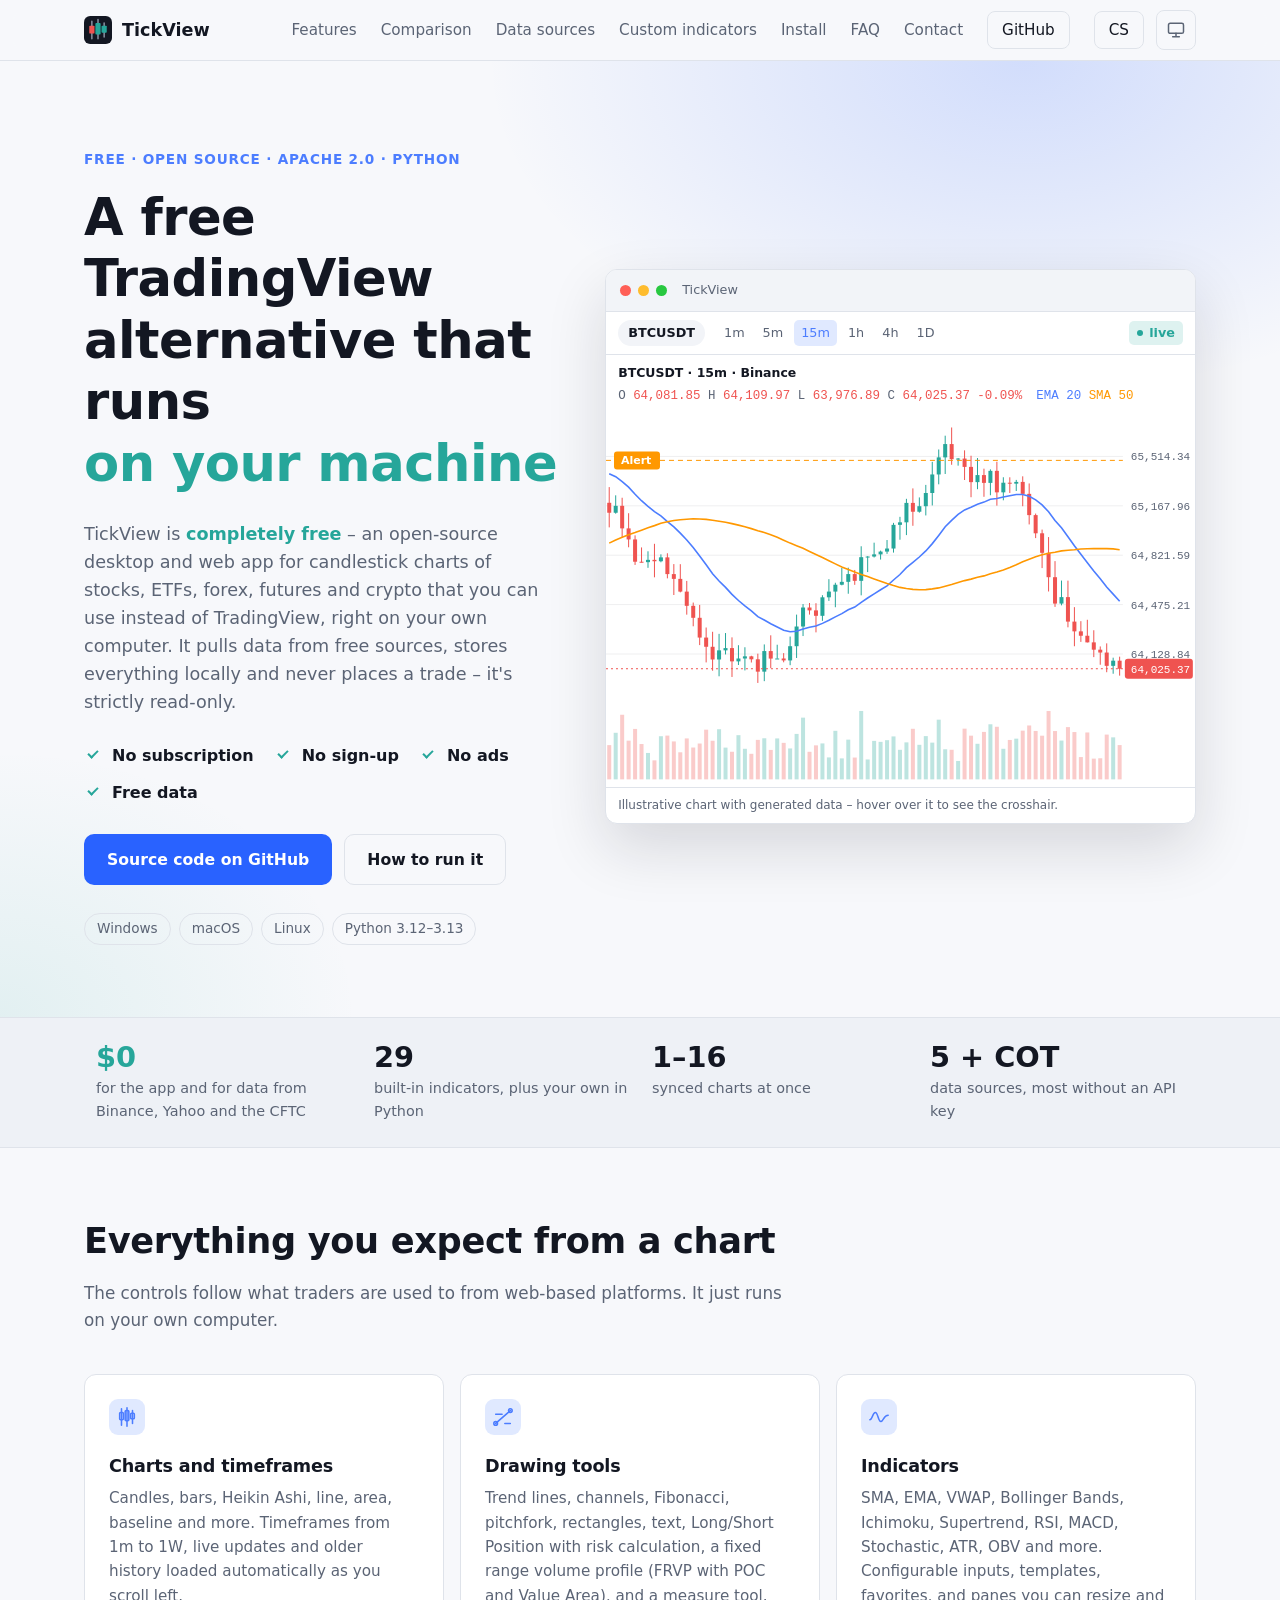
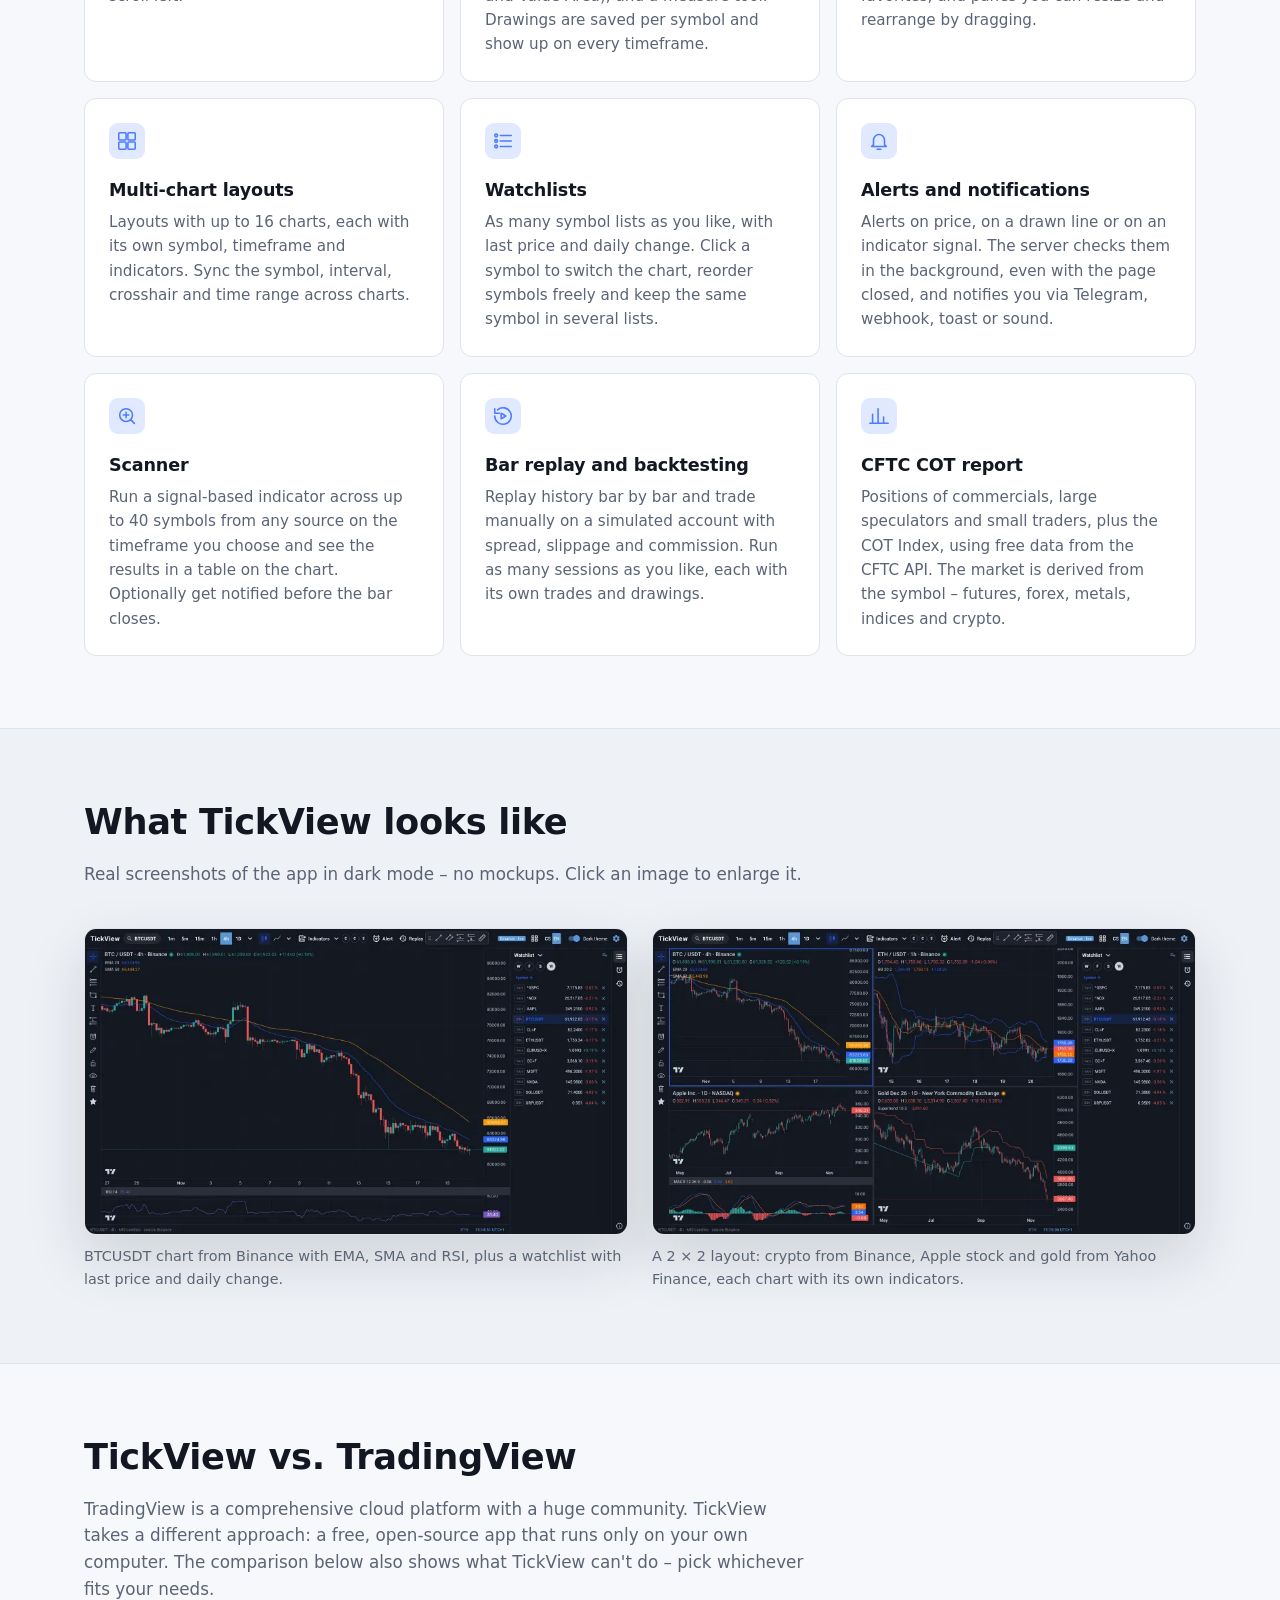
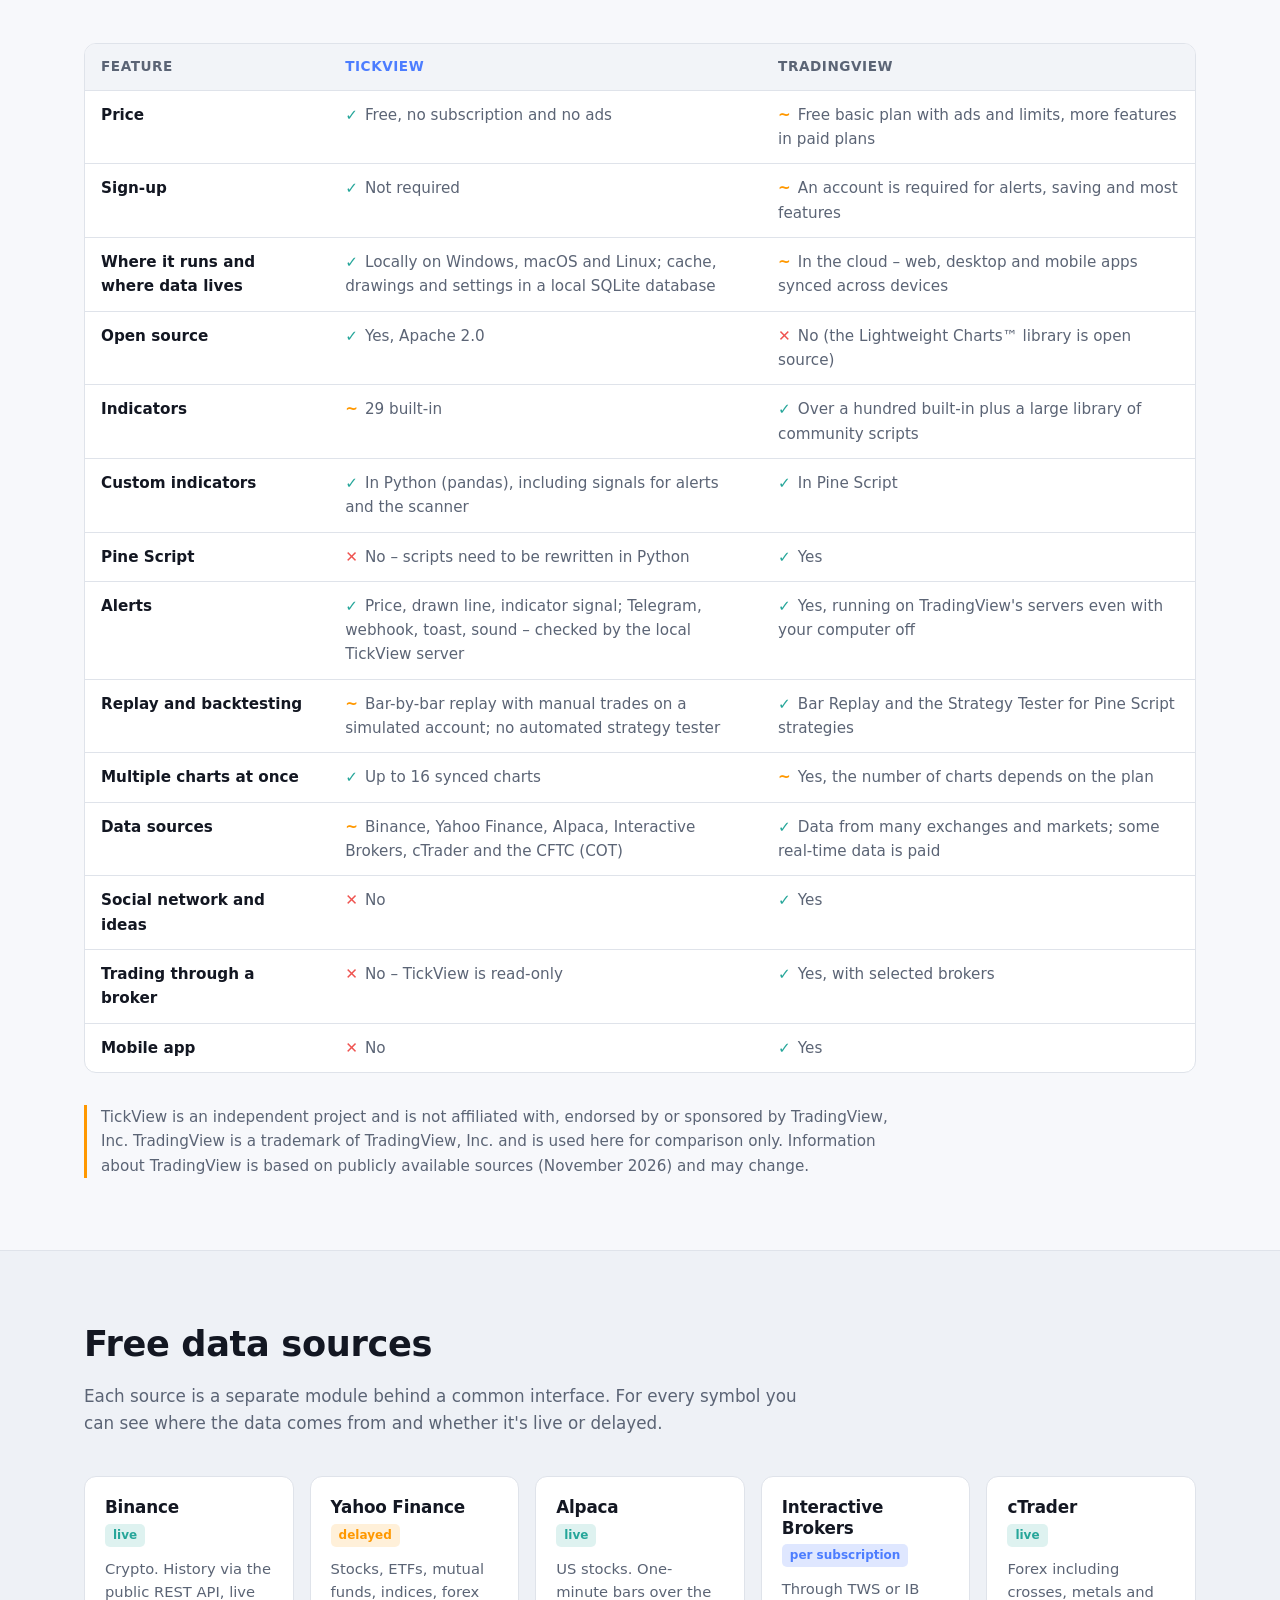
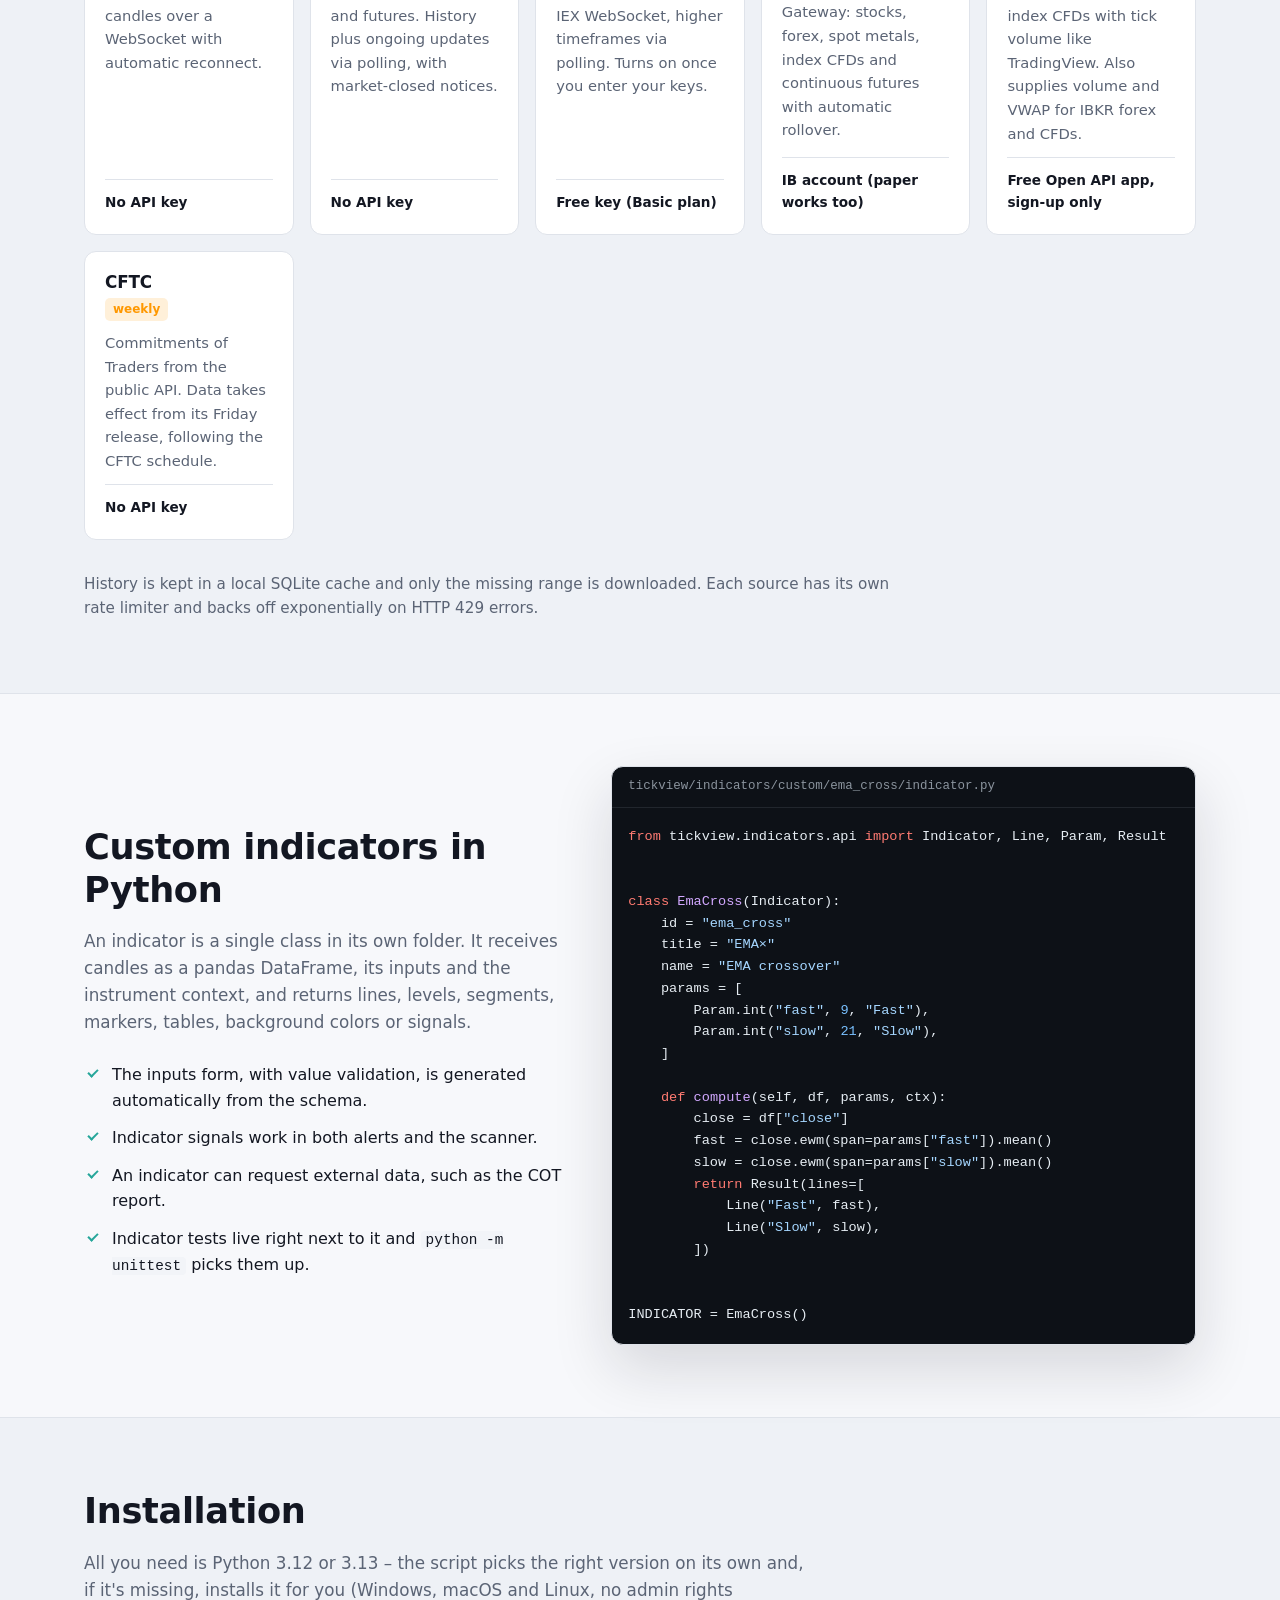
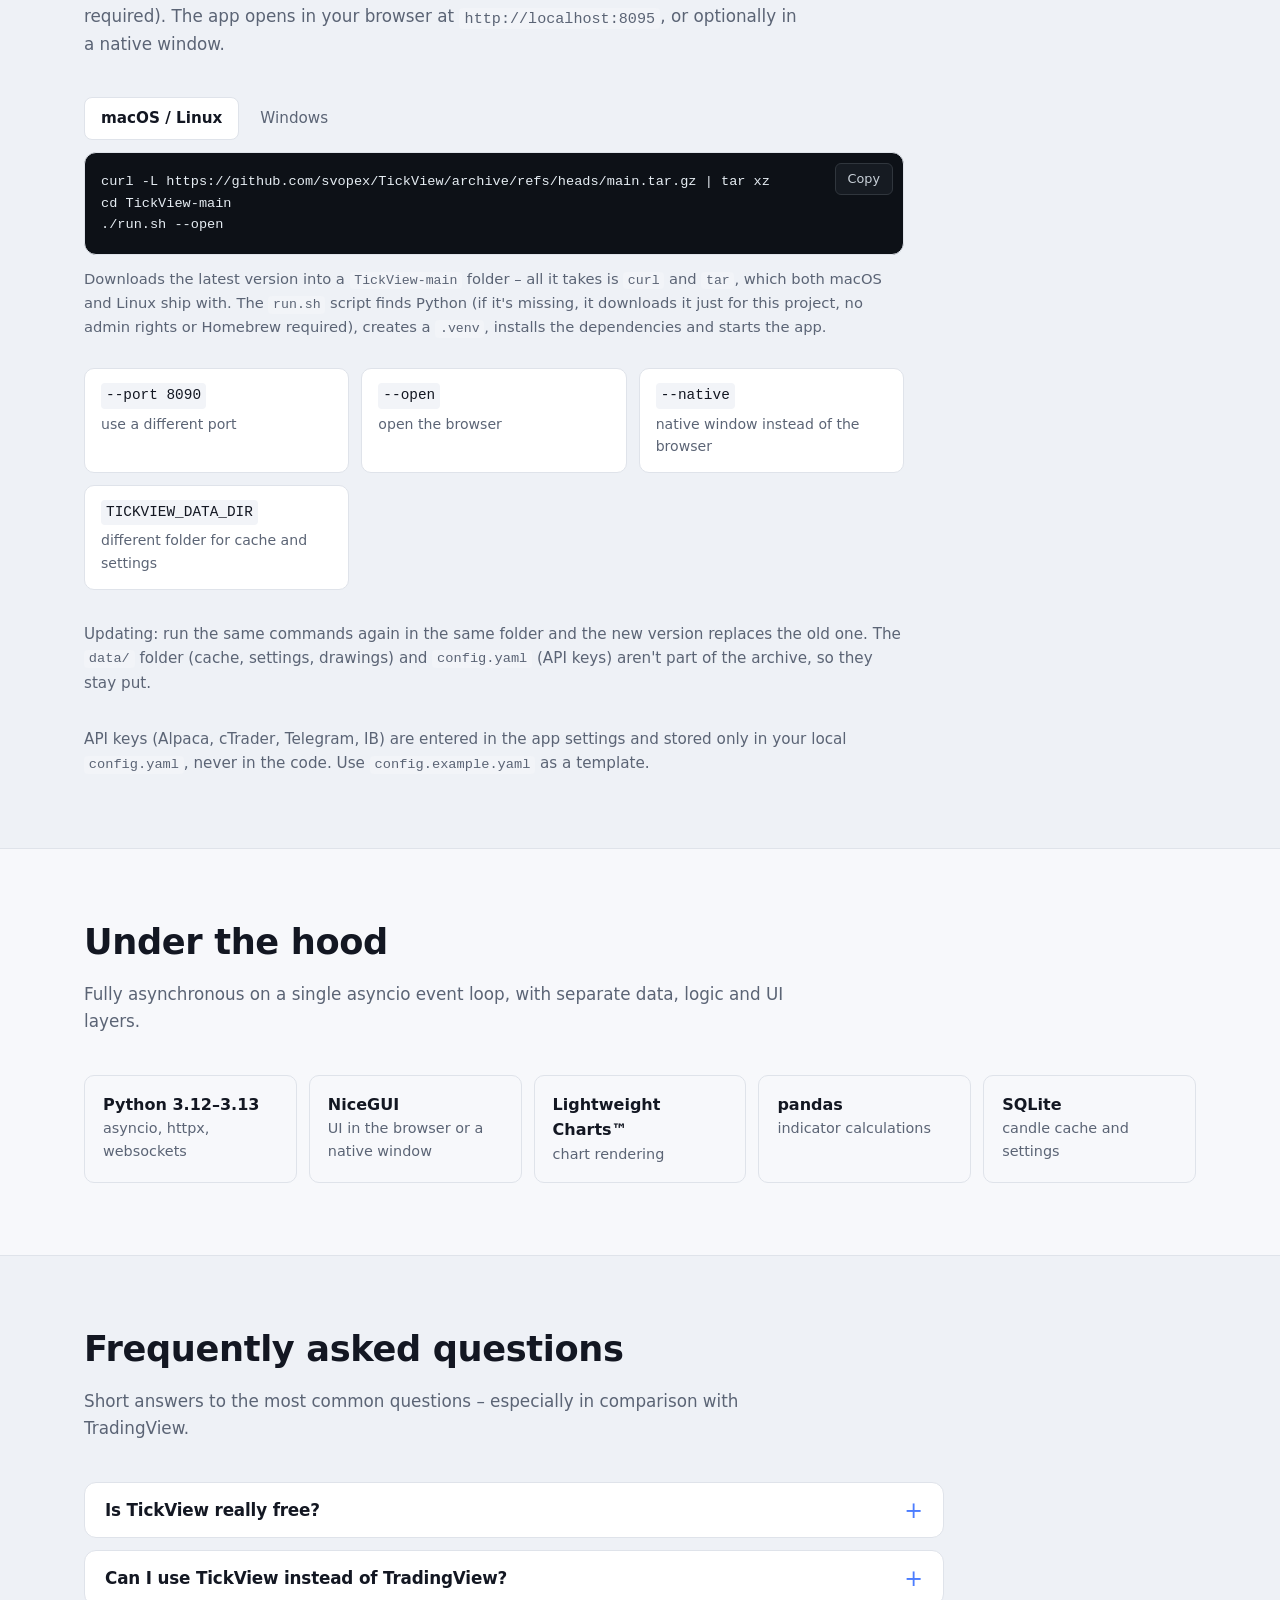
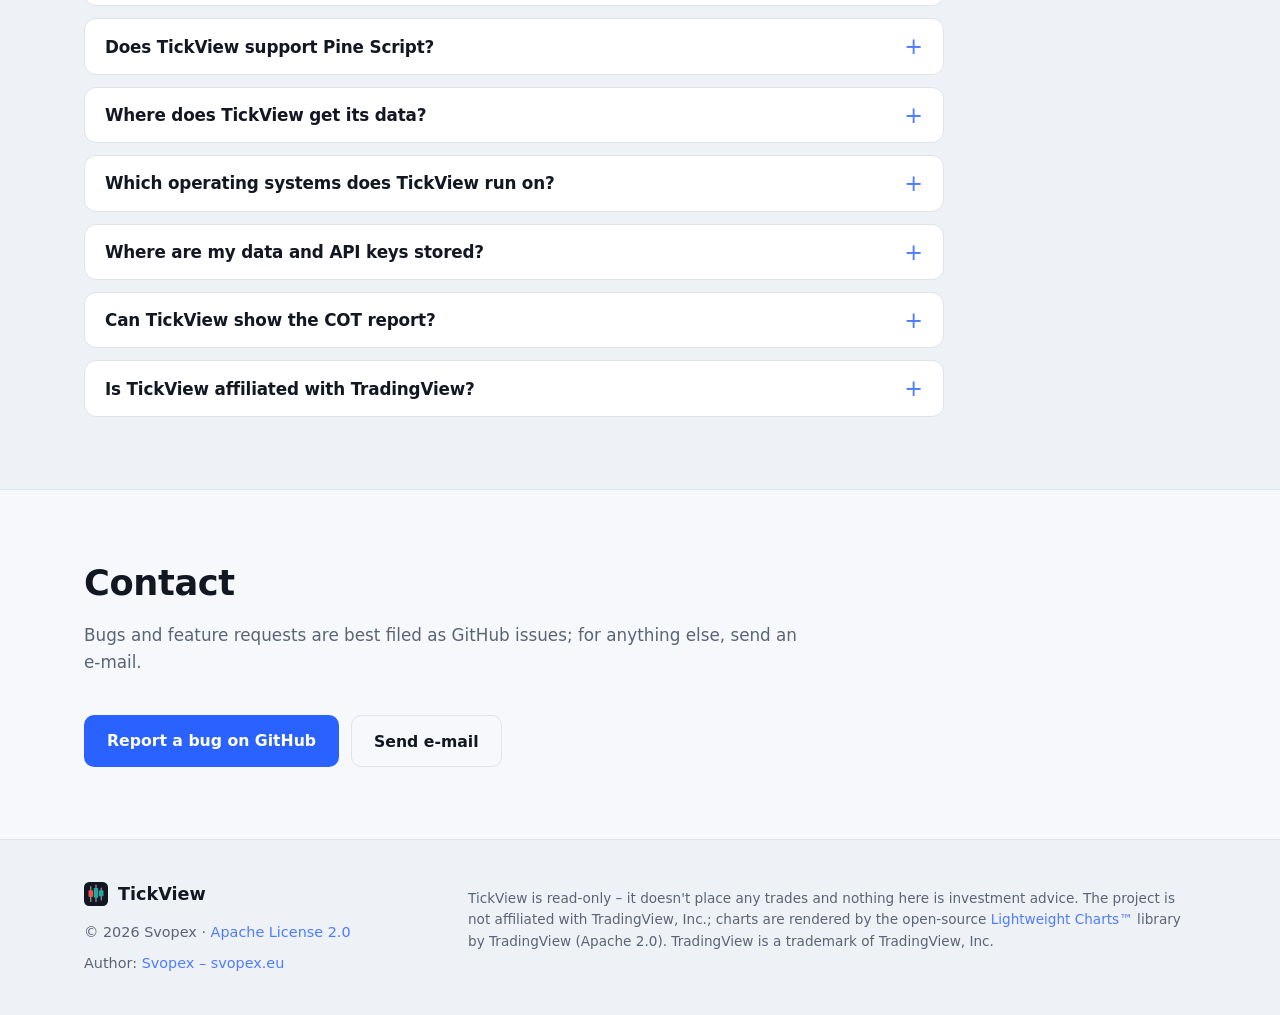
<file: en/index.html>
<!doctype html>
<html lang="en">
<head>
  <meta charset="utf-8">
  <meta name="viewport" content="width=device-width, initial-scale=1">
  <title>TickView – free open-source TradingView alternative</title>
  <meta name="description" content="Free, open-source TradingView alternative in Python. Local stock, forex and crypto charts for Windows, macOS and Linux: custom indicators, alerts, replay.">
  <meta name="robots" content="index, follow, max-image-preview:large">
  <meta name="author" content="Svopex">
  <meta name="theme-color" content="#0b0e14">
  <!-- Náhled při sdílení (Open Graph a Twitter/X); og:image má 1200 × 630 px -->
  <meta property="og:type" content="website">
  <meta property="og:site_name" content="TickView">
  <meta property="og:url" content="https://svopex.github.io/TickView/en/">
  <meta property="og:title" content="TickView – free open-source TradingView alternative">
  <meta property="og:description" content="Stock and crypto charts that run locally on your own computer. Free, no sign-up, no ads – custom Python indicators, alerts, a scanner and bar replay.">
  <meta property="og:locale" content="en_US">
  <meta property="og:locale:alternate" content="cs_CZ">
  <meta property="og:image" content="https://svopex.github.io/TickView/site/img/tickview-free-open-source-tradingview-alternative-og.png">
  <meta property="og:image:type" content="image/png">
  <meta property="og:image:width" content="1200">
  <meta property="og:image:height" content="630">
  <meta property="og:image:alt" content="TickView – free open-source TradingView alternative, showing a BTCUSDT candlestick chart with indicators">
  <meta name="twitter:card" content="summary_large_image">
  <meta name="twitter:title" content="TickView – free open-source TradingView alternative">
  <meta name="twitter:description" content="Stock and crypto charts that run locally on your own computer. Free, no sign-up, no ads.">
  <meta name="twitter:image" content="https://svopex.github.io/TickView/site/img/tickview-free-open-source-tradingview-alternative-og.png">
  <meta name="twitter:image:alt" content="TickView – free open-source TradingView alternative, showing a BTCUSDT candlestick chart with indicators">
  <!-- Jazykové verze pro vyhledávače: čeština (výchozí) a angličtina v en/ -->
  <link rel="canonical" href="https://svopex.github.io/TickView/en/">
  <link rel="alternate" hreflang="cs" href="https://svopex.github.io/TickView/">
  <link rel="alternate" hreflang="en" href="https://svopex.github.io/TickView/en/">
  <link rel="alternate" hreflang="x-default" href="https://svopex.github.io/TickView/">
  <!-- Stručný popis projektu pro jazykové modely (formát llmstxt.org) -->
  <link rel="help" type="text/markdown" href="https://svopex.github.io/TickView/llms.txt" title="llms.txt">
  <link rel="icon" href="../site/favicon.svg" type="image/svg+xml">
  <!-- ?v= obchází cache prohlížeče (GitHub Pages: max-age 10 min) – při změně souborů v site/ zvýšit v obou HTML.
       theme.js je záměrně bez defer: motiv se musí nastavit před vykreslením, jinak stránka problikne. -->
  <script src="../site/theme.js?v=9"></script>
  <link rel="stylesheet" href="../site/style.css?v=9">
  <script src="../site/script.js?v=9" defer></script>
  <!-- Strukturovaná data pro vyhledávače (JSON-LD): aplikace; data, ne spustitelný skript -->
  <script type="application/ld+json">
  {
    "@context": "https://schema.org",
    "@type": "SoftwareApplication",
    "name": "TickView",
    "description": "Free, open-source TradingView alternative: a desktop and web app written in Python for candlestick charts of stocks, ETFs, forex, futures and crypto that runs locally.",
    "url": "https://svopex.github.io/TickView/en/",
    "inLanguage": ["en", "cs"],
    "applicationCategory": "FinanceApplication",
    "applicationSubCategory": "Charting and technical analysis",
    "operatingSystem": "Windows, macOS, Linux",
    "softwareVersion": "0.1.0",
    "softwareRequirements": "Python 3.12 or 3.13",
    "downloadUrl": "https://github.com/svopex/TickView/archive/refs/heads/main.zip",
    "installUrl": "https://svopex.github.io/TickView/en/#install",
    "codeRepository": "https://github.com/svopex/TickView",
    "license": "https://www.apache.org/licenses/LICENSE-2.0",
    "isAccessibleForFree": true,
    "offers": {
      "@type": "Offer",
      "price": "0",
      "priceCurrency": "USD"
    },
    "image": "https://svopex.github.io/TickView/site/img/tickview-free-open-source-tradingview-alternative-og.png",
    "screenshot": [
      "https://svopex.github.io/TickView/site/img/tickview-free-tradingview-alternative-chart.webp",
      "https://svopex.github.io/TickView/site/img/tickview-tradingview-alternative-multi-chart-layout.webp"
    ],
    "featureList": [
      "Candlestick charts for stocks, ETFs, forex, futures and crypto",
      "29 built-in indicators plus custom indicators in Python",
      "Drawing tools",
      "Alerts via Telegram and webhook",
      "Scanner for up to 40 symbols",
      "Bar replay and manual backtesting",
      "Up to 16 charts at once",
      "CFTC COT report"
    ],
    "author": {
      "@type": "Person",
      "name": "Svopex",
      "url": "https://svopex.eu"
    }
  }
  </script>
  <!-- Strukturovaná data FAQ: otázky a odpovědi musí odpovídat sekci #faq na stránce -->
  <script type="application/ld+json">
  {
    "@context": "https://schema.org",
    "@type": "FAQPage",
    "mainEntity": [
      {
        "@type": "Question",
        "name": "Is TickView really free?",
        "acceptedAnswer": {
          "@type": "Answer",
          "text": "Yes. TickView is open source under the Apache 2.0 license, with no subscription, no sign-up and no ads. Data from Binance, Yahoo Finance and the CFTC is free and needs no API key, Alpaca offers a free key (Basic plan) and cTrader a free Open API application with just a sign-up (no broker account needed). Interactive Brokers requires an IB account (a paper account works) and the available data depends on your subscriptions."
        }
      },
      {
        "@type": "Question",
        "name": "Can I use TickView instead of TradingView?",
        "acceptedAnswer": {
          "@type": "Answer",
          "text": "For technical analysis on your own computer, yes: candlestick charts, 29 built-in indicators, drawing tools, watchlists, alerts, a scanner, bar replay and up to 16 charts at once. It won't replace TradingView if you need Pine Script, a mobile app, cloud sync, a social network for trading ideas or trading through a broker straight from the chart."
        }
      },
      {
        "@type": "Question",
        "name": "Does TickView support Pine Script?",
        "acceptedAnswer": {
          "@type": "Answer",
          "text": "No. Custom indicators in TickView are written in Python: a single class receives candles as a pandas DataFrame and returns lines, markers, tables or signals. Pine Script code has to be rewritten in Python."
        }
      },
      {
        "@type": "Question",
        "name": "Where does TickView get its data?",
        "acceptedAnswer": {
          "@type": "Answer",
          "text": "From Binance (crypto, live), Yahoo Finance (stocks, ETFs, indices, forex and futures, delayed), Alpaca (US stocks, live once you enter your keys), Interactive Brokers via TWS or IB Gateway, cTrader (forex, metals and CFDs with tick volume, live) and the public CFTC API for the COT report. History is kept in a local SQLite cache."
        }
      },
      {
        "@type": "Question",
        "name": "Which operating systems does TickView run on?",
        "acceptedAnswer": {
          "@type": "Answer",
          "text": "Windows, macOS and Linux with Python 3.12 or 3.13. The launch script sets up the environment by itself and installs Python if needed. The app opens in your browser on localhost, or optionally in a native window."
        }
      },
      {
        "@type": "Question",
        "name": "Where are my data and API keys stored?",
        "acceptedAnswer": {
          "@type": "Answer",
          "text": "Only on your computer. The candle cache, settings, drawings and watchlists live in a local SQLite database and API keys in the config.yaml file. TickView has no account and no server of its own; it only connects to the data sources you choose and to Telegram or a webhook if you set them up for alerts."
        }
      },
      {
        "@type": "Question",
        "name": "Can TickView show the COT report?",
        "acceptedAnswer": {
          "@type": "Answer",
          "text": "Yes. The COT indicators show the positions of commercials, large speculators and small traders, plus the COT Index, using free data from the CFTC API. The market is derived from the symbol – futures, forex, metals, indices and crypto."
        }
      },
      {
        "@type": "Question",
        "name": "Is TickView affiliated with TradingView?",
        "acceptedAnswer": {
          "@type": "Answer",
          "text": "No. TickView is an independent open-source project and is not affiliated with TradingView, Inc. Charts are rendered by the open-source Lightweight Charts™ library by TradingView, licensed under Apache 2.0. TradingView is a trademark of TradingView, Inc."
        }
      }
    ]
  }
  </script>
</head>
<body>

  <!-- Horní navigace -->
  <header class="site-header">
    <div class="container header-inner">
      <a class="brand" href="#top" aria-label="TickView – back to top">
        <img src="../site/favicon.svg" alt="" width="28" height="28">
        <span>TickView</span>
      </a>
      <button class="nav-toggle" type="button" aria-expanded="false" aria-controls="site-nav" aria-label="Open menu">
        <span></span><span></span><span></span>
      </button>
      <nav id="site-nav" class="site-nav">
        <a href="#features">Features</a>
        <a href="#comparison">Comparison</a>
        <a href="#sources">Data sources</a>
        <a href="#indicators">Custom indicators</a>
        <a href="#install">Install</a>
        <a href="#faq">FAQ</a>
        <a href="#contact">Contact</a>
        <a class="nav-github" href="https://github.com/svopex/TickView" target="_blank" rel="noopener">GitHub</a>
        <!-- Přepínač jazyka: odkaz na českou verzi -->
        <a class="nav-lang" href="../" hreflang="cs" lang="cs" aria-label="Česká verze" title="Česká verze">CS</a>
      </nav>
      <!-- Přepínač motivu: podle prohlížeče / světlý / tmavý (site/theme.js) -->
      <button class="theme-toggle" type="button" data-mode="auto" aria-label="Theme: system (click to switch)" title="Theme: system (click to switch)">
        <svg class="theme-icon theme-icon-auto" viewBox="0 0 24 24" aria-hidden="true"><rect x="3" y="4" width="18" height="12" rx="2"/><path d="M8 20h8M12 16v4"/></svg>
        <svg class="theme-icon theme-icon-light" viewBox="0 0 24 24" aria-hidden="true"><circle cx="12" cy="12" r="4"/><path d="M12 2v2M12 20v2M4.9 4.9l1.4 1.4M17.7 17.7l1.4 1.4M2 12h2M20 12h2M4.9 19.1l1.4-1.4M17.7 6.3l1.4-1.4"/></svg>
        <svg class="theme-icon theme-icon-dark" viewBox="0 0 24 24" aria-hidden="true"><path d="M20 14.5A8 8 0 1 1 9.5 4a6.5 6.5 0 0 0 10.5 10.5z"/></svg>
      </button>
    </div>
  </header>

  <main id="top">

    <!-- Úvodní sekce s ukázkovým grafem -->
    <section class="hero">
      <div class="container hero-inner">
        <div class="hero-copy">
          <p class="eyebrow">Free · Open source · Apache 2.0 · Python</p>
          <h1>A free TradingView alternative that runs <span class="accent">on&nbsp;your&nbsp;machine</span></h1>
          <p class="lead">
            TickView is <strong class="accent">completely free</strong> – an open-source desktop
            and web app for candlestick charts of stocks, ETFs, forex, futures and crypto
            that you can use instead of TradingView, right on your own computer.
            It pulls data from free sources, stores everything locally and never places
            a trade – it's strictly read-only.
          </p>
          <!-- Zdůraznění, že aplikace nic nestojí -->
          <ul class="check-list free-list" aria-label="What TickView doesn't require">
            <li>No subscription</li>
            <li>No sign-up</li>
            <li>No ads</li>
            <li>Free data</li>
          </ul>
          <div class="hero-actions">
            <a class="btn btn-primary" href="https://github.com/svopex/TickView" target="_blank" rel="noopener">Source code on GitHub</a>
            <a class="btn btn-ghost" href="#install">How to run it</a>
          </div>
          <ul class="pill-list" aria-label="Supported platforms">
            <li>Windows</li>
            <li>macOS</li>
            <li>Linux</li>
            <li>Python 3.12–3.13</li>
          </ul>
        </div>

        <figure class="hero-window">
          <div class="window-bar">
            <span class="dot dot-red"></span><span class="dot dot-yellow"></span><span class="dot dot-green"></span>
            <span class="window-title">TickView</span>
          </div>
          <div class="window-toolbar">
            <span class="symbol-pill">BTCUSDT</span>
            <span class="tf-list"><span class="tf">1m</span><span class="tf">5m</span><span class="tf tf-active">15m</span><span class="tf">1h</span><span class="tf">4h</span><span class="tf">1D</span></span>
            <span class="live-tag">live</span>
          </div>
          <div class="chart-legend">
            <strong>BTCUSDT · 15m · Binance</strong>
            <span class="legend-values" id="legend-values">O <span data-field="open"></span> H <span data-field="high"></span> L <span data-field="low"></span> C <span data-field="close"></span> <span data-field="change"></span></span>
            <span><span class="ma-fast">EMA 20</span> <span class="ma-slow">SMA 50</span></span>
          </div>
          <div class="hero-chart" id="hero-chart"></div>
          <figcaption>Illustrative chart with generated data – hover over it to see the crosshair.</figcaption>
        </figure>
      </div>
    </section>

    <!-- Pás s klíčovými čísly -->
    <section class="stats" aria-label="TickView by the numbers">
      <div class="container stats-grid">
        <div class="stat"><strong class="accent">$0</strong><span>for the app and for data from Binance, Yahoo and the CFTC</span></div>
        <div class="stat"><strong>29</strong><span>built-in indicators, plus your own in Python</span></div>
        <div class="stat"><strong>1–16</strong><span>synced charts at once</span></div>
        <div class="stat"><strong>5 + COT</strong><span>data sources, most without an API key</span></div>
      </div>
    </section>

    <!-- Přehled funkcí -->
    <section id="features" class="section">
      <div class="container">
        <header class="section-head">
          <h2>Everything you expect from a chart</h2>
          <p>The controls follow what traders are used to from web-based platforms. It just runs on your own computer.</p>
        </header>

        <div class="feature-grid">
          <article class="feature">
            <svg class="icon" viewBox="0 0 24 24" aria-hidden="true"><path d="M6 3v18M12 2v20M18 5v14"/><rect x="4" y="7" width="4" height="8" rx="1"/><rect x="10" y="5" width="4" height="11" rx="1"/><rect x="16" y="8" width="4" height="6" rx="1"/></svg>
            <h3>Charts and timeframes</h3>
            <p>Candles, bars, Heikin Ashi, line, area, baseline and more. Timeframes from 1m to 1W, live updates and older history loaded automatically as you scroll left.</p>
          </article>
          <article class="feature">
            <svg class="icon" viewBox="0 0 24 24" aria-hidden="true"><path d="M4 19 20 5"/><circle cx="4" cy="19" r="2"/><circle cx="20" cy="5" r="2"/><path d="M4 9h7M14 19h6"/></svg>
            <h3>Drawing tools</h3>
            <p>Trend lines, channels, Fibonacci, pitchfork, rectangles, text, Long/Short Position with risk calculation, a fixed range volume profile (FRVP with POC and Value Area), and a measure tool. Drawings are saved per symbol and show up on every timeframe.</p>
          </article>
          <article class="feature">
            <svg class="icon" viewBox="0 0 24 24" aria-hidden="true"><path d="M2 15c3 0 3-8 6-8s3 10 6 10 3-7 8-7"/></svg>
            <h3>Indicators</h3>
            <p>SMA, EMA, VWAP, Bollinger Bands, Ichimoku, Supertrend, RSI, MACD, Stochastic, ATR, OBV and more. Configurable inputs, templates, favorites, and panes you can resize and rearrange by dragging.</p>
          </article>
          <article class="feature">
            <svg class="icon" viewBox="0 0 24 24" aria-hidden="true"><rect x="3" y="3" width="8" height="8" rx="1"/><rect x="13" y="3" width="8" height="8" rx="1"/><rect x="3" y="13" width="8" height="8" rx="1"/><rect x="13" y="13" width="8" height="8" rx="1"/></svg>
            <h3>Multi-chart layouts</h3>
            <p>Layouts with up to 16 charts, each with its own symbol, timeframe and indicators. Sync the symbol, interval, crosshair and time range across charts.</p>
          </article>
          <article class="feature">
            <svg class="icon" viewBox="0 0 24 24" aria-hidden="true"><path d="M9 6h12M9 12h12M9 18h12"/><circle cx="4.5" cy="6" r="1.5"/><circle cx="4.5" cy="12" r="1.5"/><circle cx="4.5" cy="18" r="1.5"/></svg>
            <h3>Watchlists</h3>
            <p>As many symbol lists as you like, with last price and daily change. Click a symbol to switch the chart, reorder symbols freely and keep the same symbol in several lists.</p>
          </article>
          <article class="feature">
            <svg class="icon" viewBox="0 0 24 24" aria-hidden="true"><path d="M6 16v-5a6 6 0 0 1 12 0v5l2 2H4z"/><path d="M10 21h4"/></svg>
            <h3>Alerts and notifications</h3>
            <p>Alerts on price, on a drawn line or on an indicator signal. The server checks them in the background, even with the page closed, and notifies you via Telegram, webhook, toast or sound.</p>
          </article>
          <article class="feature">
            <svg class="icon" viewBox="0 0 24 24" aria-hidden="true"><circle cx="11" cy="11" r="7"/><path d="m20 20-4-4"/><path d="M8 11h6M11 8v6"/></svg>
            <h3>Scanner</h3>
            <p>Run a signal-based indicator across up to 40 symbols from any source on the timeframe you choose and see the results in a table on the chart. Optionally get notified before the bar closes.</p>
          </article>
          <article class="feature">
            <svg class="icon" viewBox="0 0 24 24" aria-hidden="true"><path d="M3 12a9 9 0 1 0 3-6.7"/><path d="M3 4v5h5"/><path d="m10 9 5 3-5 3z"/></svg>
            <h3>Bar replay and backtesting</h3>
            <p>Replay history bar by bar and trade manually on a simulated account with spread, slippage and commission. Run as many sessions as you like, each with its own trades and drawings.</p>
          </article>
          <article class="feature">
            <svg class="icon" viewBox="0 0 24 24" aria-hidden="true"><path d="M5 20V10M11 20V4M17 20v-7M2 20h20"/></svg>
            <h3>CFTC COT report</h3>
            <p>Positions of commercials, large speculators and small traders, plus the COT Index, using free data from the CFTC API. The market is derived from the symbol – futures, forex, metals, indices and crypto.</p>
          </article>
        </div>
      </div>
    </section>

    <!-- Skutečné snímky aplikace (WebP 1600 × 900); jsou pod ohybem stránky, proto loading="lazy" -->
    <section id="screenshots" class="section section-alt">
      <div class="container">
        <header class="section-head">
          <h2>What TickView looks like</h2>
          <p>Real screenshots of the app in dark mode – no mockups. Click an image to enlarge it.</p>
        </header>
        <div class="screenshot-grid">
          <figure class="screenshot">
            <a href="../site/img/tickview-free-tradingview-alternative-chart.webp">
              <img src="../site/img/tickview-free-tradingview-alternative-chart.webp" srcset="../site/img/tickview-free-tradingview-alternative-chart-800.webp 800w, ../site/img/tickview-free-tradingview-alternative-chart.webp 1600w" sizes="(min-width: 900px) 560px, 100vw" width="1600" height="900" loading="lazy" decoding="async"
                   alt="TickView: BTCUSDT 4h candlestick chart from Binance with EMA 20, SMA 50 and RSI indicators and a watchlist of stocks, indices and crypto">
            </a>
            <figcaption>BTCUSDT chart from Binance with EMA, SMA and RSI, plus a watchlist with last price and daily change.</figcaption>
          </figure>
          <figure class="screenshot">
            <a href="../site/img/tickview-tradingview-alternative-multi-chart-layout.webp">
              <img src="../site/img/tickview-tradingview-alternative-multi-chart-layout.webp" srcset="../site/img/tickview-tradingview-alternative-multi-chart-layout-800.webp 800w, ../site/img/tickview-tradingview-alternative-multi-chart-layout.webp 1600w" sizes="(min-width: 900px) 560px, 100vw" width="1600" height="900" loading="lazy" decoding="async"
                   alt="TickView: four-chart layout – BTCUSDT with moving averages, ETHUSDT with Bollinger Bands, Apple stock with MACD and gold with Supertrend">
            </a>
            <figcaption>A 2 × 2 layout: crypto from Binance, Apple stock and gold from Yahoo Finance, each chart with its own indicators.</figcaption>
          </figure>
        </div>
      </div>
    </section>

    <!-- Férové srovnání s TradingView: název používáme jen popisně, včetně toho, co TickView nemá.
         Třídy cmp-yes / cmp-no / cmp-partial přidávají před text značku ✓ / ✕ / ~ (site/style.css). -->
    <section id="comparison" class="section">
      <div class="container">
        <header class="section-head">
          <h2>TickView vs. TradingView</h2>
          <p>
            TradingView is a comprehensive cloud platform with a huge community. TickView takes a different
            approach: a free, open-source app that runs only on your own computer. The comparison below also
            shows what TickView can't do – pick whichever fits your needs.
          </p>
        </header>

        <div class="table-wrap">
          <table class="compare-table">
            <caption class="visually-hidden">Feature comparison of TickView and TradingView</caption>
            <thead>
              <tr>
                <th scope="col">Feature</th>
                <th scope="col">TickView</th>
                <th scope="col">TradingView</th>
              </tr>
            </thead>
            <tbody>
              <tr>
                <th scope="row">Price</th>
                <td class="cmp-yes">Free, no subscription and no ads</td>
                <td class="cmp-partial">Free basic plan with ads and limits, more features in paid plans</td>
              </tr>
              <tr>
                <th scope="row">Sign-up</th>
                <td class="cmp-yes">Not required</td>
                <td class="cmp-partial">An account is required for alerts, saving and most features</td>
              </tr>
              <tr>
                <th scope="row">Where it runs and where data lives</th>
                <td class="cmp-yes">Locally on Windows, macOS and Linux; cache, drawings and settings in a local SQLite database</td>
                <td class="cmp-partial">In the cloud – web, desktop and mobile apps synced across devices</td>
              </tr>
              <tr>
                <th scope="row">Open source</th>
                <td class="cmp-yes">Yes, Apache 2.0</td>
                <td class="cmp-no">No (the Lightweight Charts™ library is open source)</td>
              </tr>
              <tr>
                <th scope="row">Indicators</th>
                <td class="cmp-partial">29 built-in</td>
                <td class="cmp-yes">Over a hundred built-in plus a large library of community scripts</td>
              </tr>
              <tr>
                <th scope="row">Custom indicators</th>
                <td class="cmp-yes">In Python (pandas), including signals for alerts and the scanner</td>
                <td class="cmp-yes">In Pine Script</td>
              </tr>
              <tr>
                <th scope="row">Pine Script</th>
                <td class="cmp-no">No – scripts need to be rewritten in Python</td>
                <td class="cmp-yes">Yes</td>
              </tr>
              <tr>
                <th scope="row">Alerts</th>
                <td class="cmp-yes">Price, drawn line, indicator signal; Telegram, webhook, toast, sound – checked by the local TickView server</td>
                <td class="cmp-yes">Yes, running on TradingView's servers even with your computer off</td>
              </tr>
              <tr>
                <th scope="row">Replay and backtesting</th>
                <td class="cmp-partial">Bar-by-bar replay with manual trades on a simulated account; no automated strategy tester</td>
                <td class="cmp-yes">Bar Replay and the Strategy Tester for Pine Script strategies</td>
              </tr>
              <tr>
                <th scope="row">Multiple charts at once</th>
                <td class="cmp-yes">Up to 16 synced charts</td>
                <td class="cmp-partial">Yes, the number of charts depends on the plan</td>
              </tr>
              <tr>
                <th scope="row">Data sources</th>
                <td class="cmp-partial">Binance, Yahoo Finance, Alpaca, Interactive Brokers, cTrader and the CFTC (COT)</td>
                <td class="cmp-yes">Data from many exchanges and markets; some real-time data is paid</td>
              </tr>
              <tr>
                <th scope="row">Social network and ideas</th>
                <td class="cmp-no">No</td>
                <td class="cmp-yes">Yes</td>
              </tr>
              <tr>
                <th scope="row">Trading through a broker</th>
                <td class="cmp-no">No – TickView is read-only</td>
                <td class="cmp-yes">Yes, with selected brokers</td>
              </tr>
              <tr>
                <th scope="row">Mobile app</th>
                <td class="cmp-no">No</td>
                <td class="cmp-yes">Yes</td>
              </tr>
            </tbody>
          </table>
        </div>

        <!-- Viditelné upozornění na nezávislost (právní mantinel: název TradingView jen popisně) -->
        <p class="note independence-note">
          TickView is an independent project and is not affiliated with, endorsed by or sponsored by TradingView, Inc.
          TradingView is a trademark of TradingView, Inc. and is used here for comparison only.
          Information about TradingView is based on publicly available sources (November 2026) and may change.
        </p>
      </div>
    </section>

    <!-- Zdroje dat -->
    <section id="sources" class="section section-alt">
      <div class="container">
        <header class="section-head">
          <h2>Free data sources</h2>
          <p>Each source is a separate module behind a common interface. For every symbol you can see where the data comes from and whether it's live or delayed.</p>
        </header>

        <div class="source-grid">
          <article class="source">
            <header><h3>Binance</h3><span class="tag tag-live">live</span></header>
            <p>Crypto. History via the public REST API, live candles over a WebSocket with automatic reconnect.</p>
            <p class="source-meta">No API key</p>
          </article>
          <article class="source">
            <header><h3>Yahoo Finance</h3><span class="tag tag-delay">delayed</span></header>
            <p>Stocks, ETFs, mutual funds, indices, forex and futures. History plus ongoing updates via polling, with market-closed notices.</p>
            <p class="source-meta">No API key</p>
          </article>
          <article class="source">
            <header><h3>Alpaca</h3><span class="tag tag-live">live</span></header>
            <p>US stocks. One-minute bars over the IEX WebSocket, higher timeframes via polling. Turns on once you enter your keys.</p>
            <p class="source-meta">Free key (Basic plan)</p>
          </article>
          <article class="source">
            <header><h3>Interactive Brokers</h3><span class="tag tag-mixed">per subscription</span></header>
            <p>Through TWS or IB Gateway: stocks, forex, spot metals, index CFDs and continuous futures with automatic rollover.</p>
            <p class="source-meta">IB account (paper works too)</p>
          </article>
          <article class="source">
            <header><h3>cTrader</h3><span class="tag tag-live">live</span></header>
            <p>Forex including crosses, metals and index CFDs with tick volume like TradingView. Also supplies volume and VWAP for IBKR forex and CFDs.</p>
            <p class="source-meta">Free Open API app, sign-up only</p>
          </article>
          <article class="source">
            <header><h3>CFTC</h3><span class="tag tag-delay">weekly</span></header>
            <p>Commitments of Traders from the public API. Data takes effect from its Friday release, following the CFTC schedule.</p>
            <p class="source-meta">No API key</p>
          </article>
        </div>

        <p class="note">
          History is kept in a local SQLite cache and only the missing range is downloaded.
          Each source has its own rate limiter and backs off exponentially on HTTP 429 errors.
        </p>
      </div>
    </section>

    <!-- Vlastní indikátory s ukázkou kódu -->
    <section id="indicators" class="section">
      <div class="container split">
        <div class="split-copy">
          <h2>Custom indicators in Python</h2>
          <p>
            An indicator is a single class in its own folder. It receives candles as a pandas
            DataFrame, its inputs and the instrument context, and returns lines, levels, segments,
            markers, tables, background colors or signals.
          </p>
          <ul class="check-list">
            <li>The inputs form, with value validation, is generated automatically from the schema.</li>
            <li>Indicator signals work in both alerts and the scanner.</li>
            <li>An indicator can request external data, such as the COT report.</li>
            <li>Indicator tests live right next to it and <code>python -m unittest</code> picks them up.</li>
          </ul>
        </div>
        <div class="code-card">
          <div class="code-head">
            <span>tickview/indicators/custom/ema_cross/indicator.py</span>
          </div>
<pre><code><span class="tok-k">from</span> tickview.indicators.api <span class="tok-k">import</span> Indicator, Line, Param, Result


<span class="tok-k">class</span> <span class="tok-f">EmaCross</span>(Indicator):
    id = <span class="tok-s">"ema_cross"</span>
    title = <span class="tok-s">"EMA×"</span>
    name = <span class="tok-s">"EMA crossover"</span>
    params = [
        Param.int(<span class="tok-s">"fast"</span>, <span class="tok-n">9</span>, <span class="tok-s">"Fast"</span>),
        Param.int(<span class="tok-s">"slow"</span>, <span class="tok-n">21</span>, <span class="tok-s">"Slow"</span>),
    ]

    <span class="tok-k">def</span> <span class="tok-f">compute</span>(self, df, params, ctx):
        close = df[<span class="tok-s">"close"</span>]
        fast = close.ewm(span=params[<span class="tok-s">"fast"</span>]).mean()
        slow = close.ewm(span=params[<span class="tok-s">"slow"</span>]).mean()
        <span class="tok-k">return</span> Result(lines=[
            Line(<span class="tok-s">"Fast"</span>, fast),
            Line(<span class="tok-s">"Slow"</span>, slow),
        ])


INDICATOR = EmaCross()</code></pre>
        </div>
      </div>
    </section>

    <!-- Instalace a spuštění -->
    <section id="install" class="section section-alt">
      <div class="container">
        <header class="section-head">
          <h2>Installation</h2>
          <p>All you need is Python 3.12 or 3.13 – the script picks the right version on its own and, if it's missing, installs it for you (Windows, macOS and Linux, no admin rights required). The app opens in your browser at <code>http://localhost:8095</code>, or optionally in a native window.</p>
        </header>

        <div class="tabs">
          <div class="tab-list" role="tablist" aria-label="Operating system">
            <button class="tab" type="button" role="tab" id="tab-unix" aria-controls="panel-unix" aria-selected="true">macOS / Linux</button>
            <button class="tab" type="button" role="tab" id="tab-windows" aria-controls="panel-windows" aria-selected="false" tabindex="-1">Windows</button>
          </div>

          <!-- macOS / Linux: stažení přes curl + tar (oba jsou v systému, tar zachová spustitelný run.sh) -->
          <div class="tab-panel" role="tabpanel" id="panel-unix" aria-labelledby="tab-unix">
            <div class="terminal">
<pre id="cmd-unix"><code>curl -L https://github.com/svopex/TickView/archive/refs/heads/main.tar.gz | tar xz
cd TickView-main
./run.sh --open</code></pre>
              <button class="copy-btn" type="button" data-copy-target="cmd-unix">Copy</button>
            </div>
            <p class="hint">
              Downloads the latest version into a <code>TickView-main</code> folder – all it takes is <code>curl</code>
              and <code>tar</code>, which both macOS and Linux ship with. The <code>run.sh</code> script finds Python
              (if it's missing, it downloads it just for this project, no admin rights or Homebrew required), creates
              a <code>.venv</code>, installs the dependencies and starts the app.
            </p>
          </div>

          <!-- Windows: curl.exe a tar.exe jsou součástí Windows 10 (1803+) a 11; curl.exe kvůli aliasu curl
               v PowerShellu 5.1, .\ kvůli spuštění skriptu z aktuální složky v PowerShellu;
               --open stejně jako u run.sh, aby byl postup na obou platformách stejný -->
          <div class="tab-panel" role="tabpanel" id="panel-windows" aria-labelledby="tab-windows" hidden>
            <div class="terminal">
<pre id="cmd-windows"><code>curl.exe -L -o TickView.zip https://github.com/svopex/TickView/archive/refs/heads/main.zip
tar -xf TickView.zip
cd TickView-main
.\run-windows.bat --open</code></pre>
              <button class="copy-btn" type="button" data-copy-target="cmd-windows">Copy</button>
            </div>
            <p class="hint">
              Works in both Command Prompt and PowerShell on Windows 10 and 11; <code>curl</code> and <code>tar</code>
              come with the system. The script finds Python (if it's missing, it installs it just for your user,
              no admin rights required), sets up a <code>.venv</code>, installs the dependencies and opens your browser.
            </p>
          </div>
        </div>

        <div class="option-grid">
          <div class="option"><code>--port 8090</code><span>use a different port</span></div>
          <div class="option"><code>--open</code><span>open the browser</span></div>
          <div class="option"><code>--native</code><span>native window instead of the browser</span></div>
          <div class="option"><code>TICKVIEW_DATA_DIR</code><span>different folder for cache and settings</span></div>
        </div>

        <p class="note">
          Updating: run the same commands again in the same folder and the new version replaces the old one.
          The <code>data/</code> folder (cache, settings, drawings) and <code>config.yaml</code> (API keys)
          aren't part of the archive, so they stay put.
        </p>

        <p class="note">
          API keys (Alpaca, cTrader, Telegram, IB) are entered in the app settings and stored only in your local
          <code>config.yaml</code>, never in the code. Use <code>config.example.yaml</code> as a template.
        </p>
      </div>
    </section>

    <!-- Technologie pod kapotou -->
    <section class="section">
      <div class="container">
        <header class="section-head">
          <h2>Under the hood</h2>
          <p>Fully asynchronous on a single asyncio event loop, with separate data, logic and UI layers.</p>
        </header>
        <ul class="stack-list">
          <li><strong>Python 3.12–3.13</strong><span>asyncio, httpx, websockets</span></li>
          <li><strong>NiceGUI</strong><span>UI in the browser or a native window</span></li>
          <li><strong>Lightweight Charts™</strong><span>chart rendering</span></li>
          <li><strong>pandas</strong><span>indicator calculations</span></li>
          <li><strong>SQLite</strong><span>candle cache and settings</span></li>
        </ul>
      </div>
    </section>

    <!-- Časté otázky: rozbalovací <details> bez JavaScriptu; texty musí odpovídat FAQPage JSON-LD v <head> -->
    <section id="faq" class="section section-alt">
      <div class="container">
        <header class="section-head">
          <h2>Frequently asked questions</h2>
          <p>Short answers to the most common questions – especially in comparison with TradingView.</p>
        </header>
        <div class="faq-list">
          <details class="faq-item">
            <summary><h3>Is TickView really free?</h3></summary>
            <p>Yes. TickView is open source under the Apache 2.0 license, with no subscription, no sign-up and no ads. Data from Binance, Yahoo Finance and the CFTC is free and needs no API key, Alpaca offers a free key (Basic plan) and cTrader a free Open API application with just a sign-up (no broker account needed). Interactive Brokers requires an IB account (a paper account works) and the available data depends on your subscriptions.</p>
          </details>
          <details class="faq-item">
            <summary><h3>Can I use TickView instead of TradingView?</h3></summary>
            <p>For technical analysis on your own computer, yes: candlestick charts, 29 built-in indicators, drawing tools, watchlists, alerts, a scanner, bar replay and up to 16 charts at once. It won't replace TradingView if you need Pine Script, a mobile app, cloud sync, a social network for trading ideas or trading through a broker straight from the chart.</p>
          </details>
          <details class="faq-item">
            <summary><h3>Does TickView support Pine Script?</h3></summary>
            <p>No. Custom indicators in TickView are written in Python: a single class receives candles as a pandas DataFrame and returns lines, markers, tables or signals. Pine Script code has to be rewritten in Python.</p>
          </details>
          <details class="faq-item">
            <summary><h3>Where does TickView get its data?</h3></summary>
            <p>From Binance (crypto, live), Yahoo Finance (stocks, ETFs, indices, forex and futures, delayed), Alpaca (US stocks, live once you enter your keys), Interactive Brokers via TWS or IB Gateway, cTrader (forex, metals and CFDs with tick volume, live) and the public CFTC API for the COT report. History is kept in a local SQLite cache.</p>
          </details>
          <details class="faq-item">
            <summary><h3>Which operating systems does TickView run on?</h3></summary>
            <p>Windows, macOS and Linux with Python 3.12 or 3.13. The launch script sets up the environment by itself and installs Python if needed. The app opens in your browser on localhost, or optionally in a native window.</p>
          </details>
          <details class="faq-item">
            <summary><h3>Where are my data and API keys stored?</h3></summary>
            <p>Only on your computer. The candle cache, settings, drawings and watchlists live in a local SQLite database and API keys in the <code>config.yaml</code> file. TickView has no account and no server of its own; it only connects to the data sources you choose and to Telegram or a webhook if you set them up for alerts.</p>
          </details>
          <details class="faq-item">
            <summary><h3>Can TickView show the COT report?</h3></summary>
            <p>Yes. The COT indicators show the positions of commercials, large speculators and small traders, plus the COT Index, using free data from the CFTC API. The market is derived from the symbol – futures, forex, metals, indices and crypto.</p>
          </details>
          <details class="faq-item">
            <summary><h3>Is TickView affiliated with TradingView?</h3></summary>
            <p>No. TickView is an independent open-source project and is not affiliated with TradingView, Inc. Charts are rendered by the open-source Lightweight Charts™ library by TradingView, licensed under Apache 2.0. TradingView is a trademark of TradingView, Inc.</p>
          </details>
        </div>
      </div>
    </section>

    <!-- Kontakt: e-mail je v data-email obrácený a v base64, aby ho nenašli roboti;
         site/script.js ho složí až po kliknutí a rovnou otevře poštovního klienta.
         Stejný řetězec je v index.html a tickview/ui/about_dialog.py (při změně upravit všude). -->
    <section id="contact" class="section">
      <div class="container">
        <header class="section-head">
          <h2>Contact</h2>
          <p>Bugs and feature requests are best filed as GitHub issues; for anything else, send an e-mail.</p>
        </header>
        <div class="contact-actions">
          <a class="btn btn-primary" href="https://github.com/svopex/TickView/issues" target="_blank" rel="noopener">Report a bug on GitHub</a>
          <button class="btn btn-ghost email-btn" type="button" data-email="dWUueGVwb3ZzQHdlaXZrY2l0">Send e-mail</button>
        </div>
        <noscript><p class="note">The e-mail button requires JavaScript.</p></noscript>
      </div>
    </section>

  </main>

  <!-- Patička s licencí a upozorněním -->
  <footer class="site-footer">
    <div class="container footer-inner">
      <div>
        <a class="brand" href="#top">
          <img src="../site/favicon.svg" alt="" width="24" height="24">
          <span>TickView</span>
        </a>
        <p>© 2026 Svopex · <a href="https://github.com/svopex/TickView/blob/main/LICENSE" target="_blank" rel="noopener">Apache License 2.0</a></p>
        <p>Author: <a href="https://svopex.eu" target="_blank" rel="author noopener">Svopex – svopex.eu</a></p>
      </div>
      <p class="disclaimer">
        TickView is read-only – it doesn't place any trades and nothing here is investment advice.
        The project is not affiliated with TradingView, Inc.; charts are rendered by the open-source
        <a href="https://www.tradingview.com/lightweight-charts/" target="_blank" rel="noopener">Lightweight Charts™</a> library by TradingView (Apache 2.0).
        TradingView is a trademark of TradingView, Inc.
      </p>
    </div>
  </footer>

</body>
</html>
</file>
<file: site/style.css>
/* Styly prezentačního webu TickView (GitHub Pages). */

/* Barevné tokeny – každá barva jednou jako light-dark(světlá, tmavá).
   Bez ruční volby platí motiv prohlížeče (color-scheme: light dark),
   přepínač v hlavičce nastaví data-theme (site/theme.js). */
:root {
  color-scheme: light dark;
  --bg: light-dark(#f7f8fb, #0b0e14);
  --bg-alt: light-dark(#eef1f6, #0f131b);
  --surface: light-dark(#ffffff, #131722);
  --surface-2: light-dark(#f2f4f8, #1a1f2c);
  --border: light-dark(#dfe3ea, #242a38);
  --text: light-dark(#131722, #e6e9ef);
  --muted: light-dark(#5b6475, #9aa3b5);
  --grid: light-dark(rgba(19, 23, 34, 0.07), rgba(154, 163, 181, 0.09));
  --crosshair: light-dark(rgba(19, 23, 34, 0.45), rgba(154, 163, 181, 0.55));
  --shadow: 0 24px 60px light-dark(rgba(19, 23, 34, 0.14), rgba(0, 0, 0, 0.45));
  --accent: #2962ff;
  --accent-hover: #4c7dff;
  --up: #26a69a;
  --down: #ef5350;
  --orange: #ff9800;
  --code-bg: #0d1117;
  --radius: 12px;
  --font: system-ui, -apple-system, "Segoe UI", Roboto, "Helvetica Neue", Arial, sans-serif;
  --mono: ui-monospace, "SF Mono", Menlo, Consolas, "Liberation Mono", monospace;
}

:root[data-theme="light"] {
  color-scheme: light;
}

:root[data-theme="dark"] {
  color-scheme: dark;
}

/* Základ */
*,
*::before,
*::after {
  box-sizing: border-box;
}

html {
  scroll-behavior: smooth;
  scroll-padding-top: 72px;
}

@media (prefers-reduced-motion: reduce) {
  html {
    scroll-behavior: auto;
  }
}

body {
  margin: 0;
  background: var(--bg);
  color: var(--text);
  font-family: var(--font);
  font-size: 16px;
  line-height: 1.6;
  -webkit-font-smoothing: antialiased;
}

a {
  color: var(--accent-hover);
  text-decoration: none;
}

a:hover {
  text-decoration: underline;
}

code {
  font-family: var(--mono);
  font-size: 0.9em;
  padding: 0.1em 0.35em;
  border-radius: 4px;
  background: var(--surface-2);
}

h1,
h2,
h3 {
  line-height: 1.2;
  margin: 0 0 0.5em;
  letter-spacing: -0.01em;
}

.container {
  width: 100%;
  max-width: 1160px;
  margin: 0 auto;
  padding: 0 16px;
}

@media (min-width: 640px) {
  .container {
    padding: 0 24px;
  }
}

/* Hlavička a navigace */
.site-header {
  position: sticky;
  top: 0;
  z-index: 10;
  background: color-mix(in srgb, var(--bg) 85%, transparent);
  backdrop-filter: blur(10px);
  border-bottom: 1px solid var(--border);
}

.header-inner {
  display: flex;
  align-items: center;
  gap: 12px;
  height: 60px;
}

/* Logo vlevo, navigace a tlačítka se odsunou doprava */
.header-inner > .brand {
  margin-right: auto;
}

/* Přepínač motivu – zobrazí se jen ikona aktuálního režimu */
.theme-toggle {
  display: inline-flex;
  align-items: center;
  justify-content: center;
  width: 40px;
  height: 40px;
  padding: 0;
  border: 1px solid var(--border);
  border-radius: 8px;
  background: transparent;
  color: var(--muted);
  cursor: pointer;
}

.theme-toggle:hover {
  color: var(--text);
  border-color: var(--muted);
}

.theme-icon {
  display: none;
  width: 20px;
  height: 20px;
  fill: none;
  stroke: currentColor;
  stroke-width: 1.8;
  stroke-linecap: round;
  stroke-linejoin: round;
}

.theme-toggle[data-mode="auto"] .theme-icon-auto,
.theme-toggle[data-mode="light"] .theme-icon-light,
.theme-toggle[data-mode="dark"] .theme-icon-dark {
  display: block;
}

.brand {
  display: inline-flex;
  align-items: center;
  gap: 10px;
  color: var(--text);
  font-weight: 700;
  font-size: 1.1rem;
}

.brand:hover {
  text-decoration: none;
}

.site-nav {
  display: flex;
  align-items: center;
  gap: 24px;
}

/* Odkazy v navigaci se nezalamují (víceslovné položky jako „Data sources“) */
.site-nav a {
  color: var(--muted);
  font-size: 0.95rem;
  white-space: nowrap;
}

.site-nav a:hover {
  color: var(--text);
  text-decoration: none;
}

/* GitHub a přepínač jazyka (CS/EN) jako orámovaná tlačítka */
.site-nav .nav-github,
.site-nav .nav-lang {
  color: var(--text);
  padding: 6px 14px;
  border: 1px solid var(--border);
  border-radius: 8px;
}

.nav-toggle {
  display: none;
  width: 40px;
  height: 40px;
  padding: 10px 8px;
  border: 1px solid var(--border);
  border-radius: 8px;
  background: transparent;
  cursor: pointer;
}

.nav-toggle span {
  display: block;
  height: 2px;
  margin: 4px 0;
  background: var(--text);
  border-radius: 1px;
}

/* Mobilní navigace – rozbalovací menu pod hlavičkou; hranice 1040px, protože
   pod ní se odkazy, GitHub, přepínač jazyka a motivu do jednoho řádku nevejdou
   (anglická hlavička potřebuje ~985px, rezerva je na posuvník okna) */
@media (max-width: 1040px) {
  /* Hamburger až za přepínačem motivu, úplně vpravo */
  .nav-toggle {
    display: block;
    order: 2;
  }

  .site-nav {
    display: none;
    position: absolute;
    top: 60px;
    left: 0;
    right: 0;
    flex-direction: column;
    align-items: stretch;
    gap: 0;
    padding: 8px 16px 16px;
    background: var(--bg);
    border-bottom: 1px solid var(--border);
  }

  .site-nav.is-open {
    display: flex;
  }

  .site-nav a {
    padding: 10px 0;
  }

  .site-nav .nav-github,
  .site-nav .nav-lang {
    margin-top: 8px;
    text-align: center;
  }
}

/* Úvodní sekce */
.hero {
  padding: 64px 0 48px;
  background:
    radial-gradient(ellipse 60% 50% at 80% 0%, color-mix(in srgb, var(--accent) 18%, transparent), transparent 70%),
    radial-gradient(ellipse 40% 40% at 0% 100%, color-mix(in srgb, var(--up) 10%, transparent), transparent 70%);
}

.hero-inner {
  display: grid;
  grid-template-columns: 1fr;
  gap: 48px;
  align-items: center;
}

@media (min-width: 980px) {
  .hero {
    padding: 88px 0 72px;
  }

  .hero-inner {
    grid-template-columns: 5fr 7fr;
  }
}

.eyebrow {
  margin: 0 0 16px;
  color: var(--accent-hover);
  font-size: 0.85rem;
  font-weight: 600;
  letter-spacing: 0.06em;
  text-transform: uppercase;
}

.hero h1 {
  font-size: clamp(2rem, 5vw, 3.2rem);
  font-weight: 800;
}

.accent {
  color: var(--up);
}

.lead {
  margin: 0 0 20px;
  color: var(--muted);
  font-size: 1.1rem;
}

/* Řada „Bez předplatného / registrace / reklam“ – fajfky z .check-list, položky vedle sebe
   (dvojitý selektor, aby okraj nepřebilo pozdější .check-list { margin: 0 }) */
.check-list.free-list {
  display: flex;
  flex-wrap: wrap;
  column-gap: 20px;
  margin-bottom: 22px;
  font-weight: 600;
}

.hero-actions {
  display: flex;
  flex-wrap: wrap;
  gap: 12px;
  margin-bottom: 28px;
}

/* Základ tlačítek pro odkazy i <button>: průhledný rámeček a žádné pozadí
   (u <button> ruší výchozí vzhled prohlížeče, výška je stejná pro všechny
   varianty); .btn-primary / .btn-ghost níže pozadí i rámeček přepíšou */
.btn {
  display: inline-flex;
  align-items: center;
  justify-content: center;
  padding: 12px 22px;
  border: 1px solid transparent;
  border-radius: 10px;
  background: none;
  font-family: inherit;
  font-weight: 600;
  font-size: 0.98rem;
  cursor: pointer;
  transition: background-color 0.15s, border-color 0.15s;
}

.btn:hover {
  text-decoration: none;
}

.btn-primary {
  background: var(--accent);
  color: #fff;
}

.btn-primary:hover {
  background: var(--accent-hover);
}

.btn-ghost {
  border: 1px solid var(--border);
  color: var(--text);
}

.btn-ghost:hover {
  border-color: var(--muted);
}

/* Kontakt: odkaz na issues a tlačítko pro e-mail vedle sebe */
.contact-actions {
  display: flex;
  flex-wrap: wrap;
  gap: 12px;
}

.pill-list {
  display: flex;
  flex-wrap: wrap;
  gap: 8px;
  margin: 0;
  padding: 0;
  list-style: none;
}

.pill-list li {
  padding: 4px 12px;
  border: 1px solid var(--border);
  border-radius: 999px;
  color: var(--muted);
  font-size: 0.85rem;
}

/* Okno s ukázkovým grafem */
.hero-window {
  margin: 0;
  min-width: 0;
  background: var(--surface);
  border: 1px solid var(--border);
  border-radius: var(--radius);
  box-shadow: var(--shadow);
  overflow: hidden;
}

.window-bar {
  display: flex;
  align-items: center;
  gap: 7px;
  padding: 10px 14px;
  border-bottom: 1px solid var(--border);
  background: var(--surface-2);
}

.dot {
  width: 11px;
  height: 11px;
  border-radius: 50%;
}

.dot-red { background: #ff5f57; }
.dot-yellow { background: #febc2e; }
.dot-green { background: #28c840; }

.window-title {
  margin-left: 8px;
  color: var(--muted);
  font-size: 0.8rem;
}

.window-toolbar {
  display: flex;
  align-items: center;
  gap: 4px;
  padding: 8px 12px;
  border-bottom: 1px solid var(--border);
  font-size: 0.8rem;
  overflow: hidden;
  white-space: nowrap;
}

.symbol-pill {
  flex-shrink: 0;
  margin-right: 8px;
  padding: 3px 10px;
  border-radius: 999px;
  background: var(--surface-2);
  font-weight: 700;
}

.tf {
  padding: 3px 7px;
  border-radius: 5px;
  color: var(--muted);
}

.tf-active {
  color: var(--accent-hover);
  background: color-mix(in srgb, var(--accent) 14%, transparent);
}

.tf-list {
  display: flex;
  gap: 4px;
  min-width: 0;
  overflow: hidden;
}

.live-tag {
  flex-shrink: 0;
  margin-left: auto;
  padding: 2px 8px;
  border-radius: 5px;
  background: color-mix(in srgb, var(--up) 15%, transparent);
  color: var(--up);
  font-weight: 600;
}

.live-tag::before {
  content: "";
  display: inline-block;
  width: 6px;
  height: 6px;
  margin-right: 6px;
  border-radius: 50%;
  background: var(--up);
  vertical-align: middle;
  animation: pulse 1.6s ease-in-out infinite;
}

@keyframes pulse {
  50% { opacity: 0.3; }
}

@media (prefers-reduced-motion: reduce) {
  .live-tag::before {
    animation: none;
  }
}

.chart-legend {
  display: flex;
  flex-wrap: wrap;
  gap: 4px 14px;
  padding: 8px 12px 0;
  font-size: 0.78rem;
  font-family: var(--mono);
  color: var(--muted);
}

.chart-legend strong {
  font-family: var(--font);
  color: var(--text);
}

.legend-values.is-up span { color: var(--up); }
.legend-values.is-down span { color: var(--down); }
.ma-fast { color: var(--accent-hover); }
.ma-slow { color: var(--orange); }

.hero-chart {
  height: 320px;
  cursor: crosshair;
}

@media (min-width: 640px) {
  .hero-chart {
    height: 380px;
  }
}

.hero-chart svg {
  display: block;
  font: 11px var(--mono);
  width: 100%;
  height: 100%;
}

.hero-window figcaption {
  padding: 8px 12px;
  border-top: 1px solid var(--border);
  color: var(--muted);
  font-size: 0.75rem;
}

/* Prvky SVG grafu (generuje site/script.js) */
.grid-line { stroke: var(--grid); }
.wick-up { stroke: var(--up); }
.wick-down { stroke: var(--down); }
.body-up { fill: var(--up); }
.body-down { fill: var(--down); }
.vol-up { fill: var(--up); opacity: 0.3; }
.vol-down { fill: var(--down); opacity: 0.3; }
.ma-line { fill: none; stroke-width: 1.6; }
.ma-line-fast { stroke: var(--accent-hover); }
.ma-line-slow { stroke: var(--orange); }
.axis-label { fill: var(--muted); }
.alert-line { stroke: var(--orange); stroke-dasharray: 5 4; }
.alert-tag { fill: var(--orange); }
.alert-text { fill: #fff; font-family: var(--font); font-weight: 600; }
.last-line { stroke-dasharray: 2 3; }
.last-up .last-line { stroke: var(--up); }
.last-down .last-line { stroke: var(--down); }
.last-up .last-tag { fill: var(--up); }
.last-down .last-tag { fill: var(--down); }
.last-text { fill: #fff; }
.crosshair-line { stroke: var(--crosshair); stroke-dasharray: 4 4; }
.crosshair-tag { fill: var(--surface-2); stroke: var(--border); }
.crosshair-text { fill: var(--text); }

/* Pás s čísly */
.stats {
  border-top: 1px solid var(--border);
  border-bottom: 1px solid var(--border);
  background: var(--bg-alt);
}

.stats-grid {
  display: grid;
  grid-template-columns: repeat(2, 1fr);
}

@media (min-width: 860px) {
  .stats-grid {
    grid-template-columns: repeat(4, 1fr);
  }
}

.stat {
  display: flex;
  flex-direction: column;
  gap: 4px;
  padding: 24px 12px;
}

.stat strong {
  font-size: 1.8rem;
  font-weight: 800;
  line-height: 1.1;
}

.stat span {
  color: var(--muted);
  font-size: 0.9rem;
}

/* Obecné sekce */
.section {
  padding: 72px 0;
}

.section-alt {
  background: var(--bg-alt);
  border-top: 1px solid var(--border);
  border-bottom: 1px solid var(--border);
}

.section-head {
  max-width: 720px;
  margin-bottom: 40px;
}

.section-head h2,
.split-copy h2 {
  font-size: clamp(1.6rem, 3.5vw, 2.2rem);
  font-weight: 800;
}

.section-head p,
.split-copy p {
  margin: 0;
  color: var(--muted);
  font-size: 1.05rem;
}

.note {
  max-width: 820px;
  margin: 32px 0 0;
  color: var(--muted);
  font-size: 0.95rem;
}

/* Karty funkcí */
.feature-grid {
  display: grid;
  grid-template-columns: repeat(auto-fill, minmax(280px, 1fr));
  gap: 16px;
}

.feature {
  padding: 24px;
  background: var(--surface);
  border: 1px solid var(--border);
  border-radius: var(--radius);
  transition: border-color 0.15s, transform 0.15s;
}

.feature:hover {
  border-color: color-mix(in srgb, var(--accent) 60%, var(--border));
  transform: translateY(-2px);
}

@media (prefers-reduced-motion: reduce) {
  .feature:hover {
    transform: none;
  }
}

.feature h3 {
  font-size: 1.1rem;
}

.feature p {
  margin: 0;
  color: var(--muted);
  font-size: 0.95rem;
}

.icon {
  width: 36px;
  height: 36px;
  margin-bottom: 14px;
  padding: 7px;
  border-radius: 9px;
  background: color-mix(in srgb, var(--accent) 14%, transparent);
  fill: none;
  stroke: var(--accent-hover);
  stroke-width: 1.7;
  stroke-linecap: round;
  stroke-linejoin: round;
}

/* Karty zdrojů dat */
.source-grid {
  display: grid;
  grid-template-columns: repeat(auto-fill, minmax(200px, 1fr));
  gap: 16px;
}

.source {
  display: flex;
  flex-direction: column;
  padding: 20px;
  background: var(--surface);
  border: 1px solid var(--border);
  border-radius: var(--radius);
}

/* Štítek pod názvem zdroje – vedle dlouhého názvu by se nevešel */
.source header {
  display: flex;
  flex-direction: column;
  align-items: flex-start;
  gap: 6px;
  margin-bottom: 10px;
}

.source h3 {
  margin: 0;
  font-size: 1.05rem;
}

.source p {
  margin: 0 0 12px;
  color: var(--muted);
  font-size: 0.92rem;
}

.source .source-meta {
  margin: auto 0 0;
  padding-top: 12px;
  border-top: 1px solid var(--border);
  color: var(--text);
  font-size: 0.85rem;
  font-weight: 600;
}

.tag {
  padding: 2px 8px;
  border-radius: 5px;
  font-size: 0.75rem;
  font-weight: 600;
  white-space: nowrap;
}

.tag-live { background: color-mix(in srgb, var(--up) 15%, transparent); color: var(--up); }
.tag-delay { background: color-mix(in srgb, var(--orange) 15%, transparent); color: var(--orange); }
.tag-mixed { background: color-mix(in srgb, var(--accent) 15%, transparent); color: var(--accent-hover); }

/* Dvousloupcová sekce s ukázkou kódu */
.split {
  display: grid;
  grid-template-columns: 1fr;
  gap: 40px;
  align-items: center;
}

@media (min-width: 980px) {
  .split {
    grid-template-columns: 5fr 6fr;
  }
}

.split-copy p {
  margin-bottom: 20px;
}

.check-list {
  margin: 0;
  padding: 0;
  list-style: none;
}

.check-list li {
  position: relative;
  padding: 6px 0 6px 28px;
}

.check-list li::before {
  content: "";
  position: absolute;
  left: 4px;
  top: 13px;
  width: 10px;
  height: 6px;
  border-left: 2px solid var(--up);
  border-bottom: 2px solid var(--up);
  transform: rotate(-45deg);
}

.code-card {
  min-width: 0;
  background: var(--code-bg);
  border: 1px solid var(--border);
  border-radius: var(--radius);
  box-shadow: var(--shadow);
  overflow: hidden;
}

.code-head {
  padding: 10px 16px;
  border-bottom: 1px solid #21262d;
  color: #8b949e;
  font-family: var(--mono);
  font-size: 0.78rem;
  overflow: hidden;
  text-overflow: ellipsis;
  white-space: nowrap;
}

.code-card pre,
.terminal pre {
  margin: 0;
  padding: 18px 16px;
  overflow-x: auto;
  color: #e6edf3;
  font-family: var(--mono);
  font-size: 0.85rem;
  line-height: 1.6;
}

.code-card code,
.terminal code {
  padding: 0;
  background: none;
  font-size: inherit;
}

/* Zvýraznění syntaxe v ukázce kódu */
.tok-k { color: #ff7b72; }
.tok-s { color: #a5d6ff; }
.tok-f { color: #d2a8ff; }
.tok-n { color: #79c0ff; }

/* Záložky instalace */
.tabs {
  max-width: 820px;
}

.tab-list {
  display: flex;
  gap: 4px;
  margin-bottom: 12px;
}

.tab {
  padding: 8px 16px;
  border: 1px solid transparent;
  border-radius: 8px;
  background: transparent;
  color: var(--muted);
  font: inherit;
  font-size: 0.95rem;
  cursor: pointer;
}

.tab:hover {
  color: var(--text);
}

.tab[aria-selected="true"] {
  border-color: var(--border);
  background: var(--surface);
  color: var(--text);
  font-weight: 600;
}

:focus-visible {
  outline: 2px solid var(--accent-hover);
  outline-offset: 2px;
}

/* Blok příkazu: text se posouvá vodorovně ve vlastním sloupci, tlačítko
   „Kopírovat“ má sloupec vpravo, takže dlouhý řádek pod něj nezajede */
.terminal {
  display: flex;
  align-items: flex-start;
  background: var(--code-bg);
  border: 1px solid var(--border);
  border-radius: var(--radius);
}

.terminal pre {
  flex: 1;
  min-width: 0;
}

.copy-btn {
  flex-shrink: 0;
  margin: 10px 10px 0 0;
  padding: 5px 12px;
  border: 1px solid #30363d;
  border-radius: 6px;
  background: #161b22;
  color: #c9d1d9;
  font: inherit;
  font-size: 0.8rem;
  cursor: pointer;
}

.copy-btn:hover {
  border-color: #8b949e;
}

.copy-btn.is-copied {
  border-color: var(--up);
  color: var(--up);
}

.hint {
  margin: 12px 0 0;
  color: var(--muted);
  font-size: 0.92rem;
}

.option-grid {
  display: grid;
  grid-template-columns: repeat(auto-fill, minmax(220px, 1fr));
  gap: 12px;
  max-width: 820px;
  margin-top: 28px;
}

.option {
  display: flex;
  flex-direction: column;
  gap: 4px;
  padding: 14px 16px;
  background: var(--surface);
  border: 1px solid var(--border);
  border-radius: 10px;
}

.option > code {
  align-self: flex-start;
}

.option span {
  color: var(--muted);
  font-size: 0.88rem;
}

/* Text jen pro čtečky obrazovky a vyhledávače (např. <caption> srovnávací tabulky) */
.visually-hidden {
  position: absolute;
  width: 1px;
  height: 1px;
  margin: -1px;
  padding: 0;
  overflow: hidden;
  clip-path: inset(50%);
  white-space: nowrap;
  border: 0;
}

/* Snímky aplikace – dva vedle sebe, na úzkém displeji pod sebou;
   width/height v HTML drží poměr stran, CSS je jen zmenší na šířku sloupce */
.screenshot-grid {
  display: grid;
  grid-template-columns: 1fr;
  gap: 24px;
}

@media (min-width: 900px) {
  .screenshot-grid {
    grid-template-columns: repeat(2, 1fr);
  }
}

.screenshot {
  margin: 0;
  min-width: 0;
}

.screenshot a {
  display: block;
  border: 1px solid var(--border);
  border-radius: var(--radius);
  box-shadow: var(--shadow);
  overflow: hidden;
  transition: border-color 0.15s;
}

.screenshot a:hover {
  border-color: color-mix(in srgb, var(--accent) 60%, var(--border));
}

.screenshot img {
  display: block;
  width: 100%;
  height: auto;
}

.screenshot figcaption {
  margin-top: 10px;
  color: var(--muted);
  font-size: 0.9rem;
}

/* Zvětšený snímek v překryvu stránky (site/script.js initLightbox):
   obrázek na střed do 95 % okna, křížek vpravo nahoře nad obrázkem */
.lightbox {
  max-width: none;
  max-height: none;
  padding: 0;
  border: 1px solid var(--border);
  border-radius: var(--radius);
  background: var(--surface);
  box-shadow: var(--shadow);
  overflow: hidden;
}

.lightbox::backdrop {
  background: rgba(0, 0, 0, 0.75);
}

.lightbox-image {
  display: block;
  max-width: 95vw;
  max-height: 95vh;
}

.lightbox-close {
  position: absolute;
  top: 10px;
  right: 10px;
  width: 40px;
  height: 40px;
  border: 1px solid rgba(255, 255, 255, 0.25);
  border-radius: 50%;
  background: rgba(19, 23, 34, 0.75);
  color: #ffffff;
  font-size: 26px;
  line-height: 1;
  cursor: pointer;
  transition: background 0.15s;
}

.lightbox-close:hover,
.lightbox-close:focus-visible {
  background: var(--accent);
}

/* Srovnávací tabulka TickView vs. TradingView – na úzkém displeji se posouvá vodorovně */
.table-wrap {
  overflow-x: auto;
  background: var(--surface);
  border: 1px solid var(--border);
  border-radius: var(--radius);
}

.compare-table {
  width: 100%;
  min-width: 640px;
  border-collapse: collapse;
  font-size: 0.95rem;
}

.compare-table th,
.compare-table td {
  padding: 12px 16px;
  border-bottom: 1px solid var(--border);
  text-align: left;
  vertical-align: top;
}

.compare-table tbody tr:last-child th,
.compare-table tbody tr:last-child td {
  border-bottom: 0;
}

.compare-table thead th {
  background: var(--surface-2);
  font-size: 0.85rem;
  letter-spacing: 0.04em;
  text-transform: uppercase;
  color: var(--muted);
}

/* Sloupec TickView je zvýrazněný barvou akcentu */
.compare-table thead th:nth-child(2) {
  color: var(--accent-hover);
}

.compare-table tbody th {
  width: 22%;
  font-weight: 600;
}

.compare-table td {
  width: 39%;
  color: var(--muted);
}

/* Značka před textem buňky: ✓ má, ✕ nemá, ~ částečně / s omezením */
.cmp-yes::before,
.cmp-no::before,
.cmp-partial::before {
  display: inline-block;
  width: 1.3em;
  font-weight: 700;
}

.cmp-yes::before {
  content: "✓";
  color: var(--up);
}

.cmp-no::before {
  content: "✕";
  color: var(--down);
}

.cmp-partial::before {
  content: "~";
  color: var(--orange);
}

/* Upozornění na nezávislost pod tabulkou – zvýrazněné levým pruhem */
.independence-note {
  padding-left: 14px;
  border-left: 3px solid var(--orange);
}

/* Časté otázky – rozbalovací položky <details> */
.faq-list {
  display: grid;
  gap: 12px;
  max-width: 860px;
}

.faq-item {
  background: var(--surface);
  border: 1px solid var(--border);
  border-radius: var(--radius);
}

.faq-item[open] {
  border-color: color-mix(in srgb, var(--accent) 50%, var(--border));
}

.faq-item summary {
  display: flex;
  align-items: center;
  justify-content: space-between;
  gap: 16px;
  padding: 16px 20px;
  cursor: pointer;
  list-style: none;
}

/* Safari: skrytí výchozího trojúhelníku, místo něj vlastní +/− vpravo */
.faq-item summary::-webkit-details-marker {
  display: none;
}

.faq-item summary::after {
  content: "+";
  flex-shrink: 0;
  color: var(--accent-hover);
  font-size: 1.4rem;
  line-height: 1;
}

.faq-item[open] summary::after {
  content: "−";
}

.faq-item summary h3 {
  margin: 0;
  font-size: 1.05rem;
}

.faq-item p {
  margin: 0;
  padding: 0 20px 18px;
  color: var(--muted);
}

/* Seznam technologií */
.stack-list {
  display: grid;
  grid-template-columns: repeat(auto-fill, minmax(200px, 1fr));
  gap: 12px;
  margin: 0;
  padding: 0;
  list-style: none;
}

.stack-list li {
  display: flex;
  flex-direction: column;
  padding: 16px 18px;
  border: 1px solid var(--border);
  border-radius: 10px;
}

.stack-list span {
  color: var(--muted);
  font-size: 0.9rem;
}

/* Patička */
.site-footer {
  padding: 40px 0;
  border-top: 1px solid var(--border);
  background: var(--bg-alt);
  font-size: 0.9rem;
}

.footer-inner {
  display: grid;
  grid-template-columns: 1fr;
  gap: 20px;
}

@media (min-width: 860px) {
  .footer-inner {
    grid-template-columns: 1fr 2fr;
    align-items: start;
  }
}

.site-footer p {
  margin: 8px 0 0;
  color: var(--muted);
}

.disclaimer {
  font-size: 0.85rem;
}
</file>
